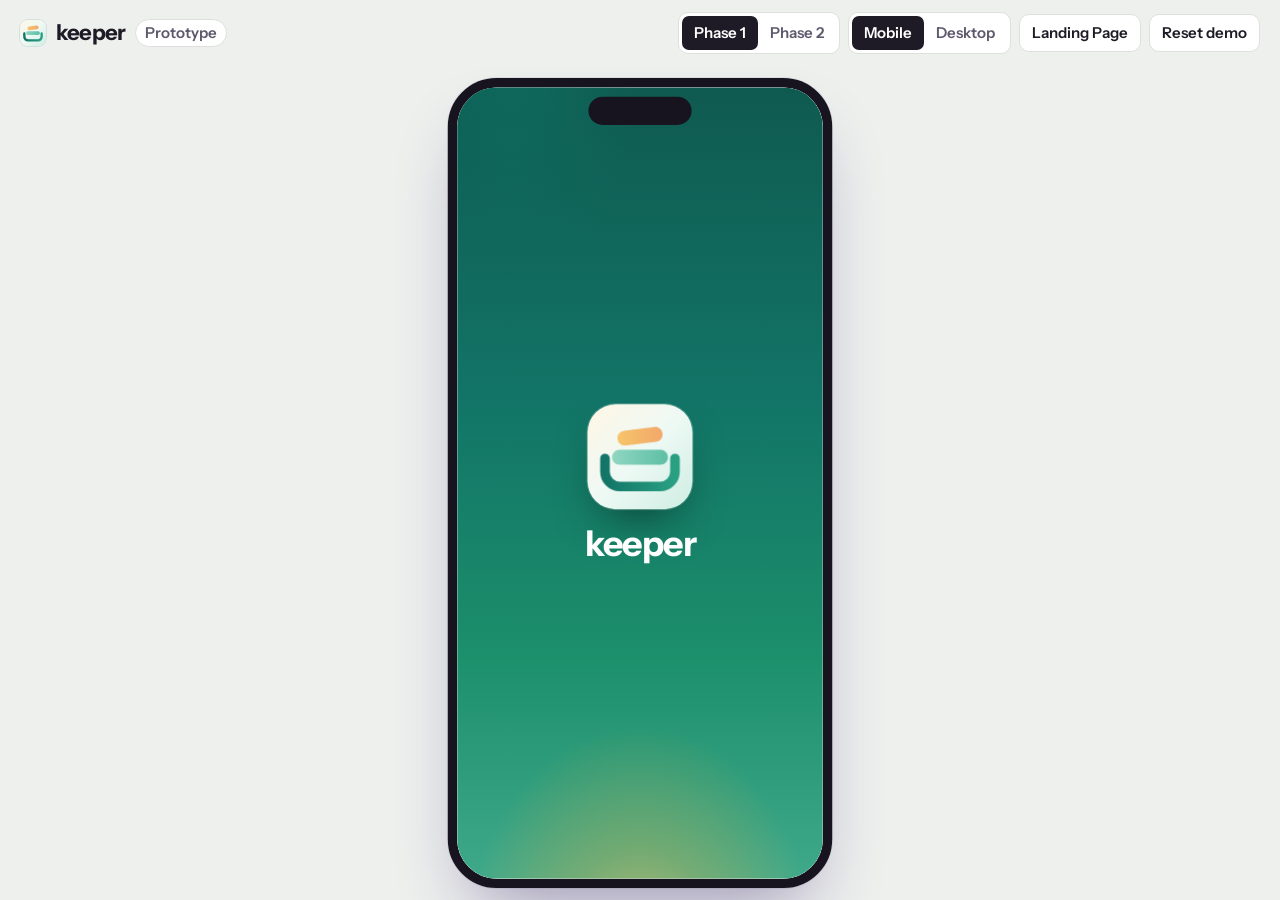
<file: index.html>
<!doctype html>
<html lang="en">
<head>
<meta charset="utf-8">
<meta name="viewport" content="width=device-width, initial-scale=1, viewport-fit=cover">
<title>Keeper · Prototype</title>
<meta name="description" content="Keeper catches commitments from email, Slack, texts and calls and turns them into one to-do list. Clickable prototype.">
<link rel="preconnect" href="https://fonts.googleapis.com">
<link rel="preconnect" href="https://fonts.gstatic.com" crossorigin>
<link rel="stylesheet" href="https://fonts.googleapis.com/css2?family=Instrument+Sans:wght@400;500;600;700&family=Instrument+Serif:ital@0;1&display=swap">
<link rel="icon" type="image/svg+xml" href="keeper-logo.svg">
<link rel="stylesheet" href="styles.css?v=20261028d">
</head>
<body>
  <header class="shell-bar">
    <div class="shell-brand"><span class="logo-mark" aria-hidden="true"></span><span class="wordmark">keeper</span><span class="proto-pill">Prototype</span></div>
    <div class="shell-ctrls">
      <div class="seg seg-scope" role="group" aria-label="Scope (coming soon)">
      <button type="button" data-action="scope" data-scope="mvp" aria-pressed="true">Phase 1</button>
      <button type="button" data-action="scope" data-scope="vision" aria-pressed="false">Phase 2</button>
      </div>
      <div class="seg seg-view" role="group" aria-label="View">
        <button type="button" data-action="mode" data-mode="mobile" aria-pressed="true">Mobile</button>
        <button type="button" data-action="mode" data-mode="desktop" aria-pressed="false">Desktop</button>
      </div>
      <a class="shell-btn" href="landing.html">Landing Page</a>
      <button type="button" class="shell-btn" data-action="reset">Reset demo</button>
    </div>
  </header>

  <main class="stage" id="stage">
    <div class="device" id="device">
      <div class="device-notch" aria-hidden="true"></div>
      <div class="app" id="app"></div>
    </div>
  </main>

  <div class="about" id="about" hidden>
    <div class="about-card" role="dialog" aria-modal="true" aria-labelledby="aboutTitle">
      <h2 id="aboutTitle">About this prototype</h2>
      <p>Keeper is a visual prototype. Data is sample data for Maya, an independent brand strategist, and your changes are saved only in this browser.</p>
      <table class="about-table">
        <thead><tr><th>Feature</th><th>In this prototype</th><th>Real product</th></tr></thead>
        <tbody>
          <tr><td>Channel connections</td><td>Simulated permission screens</td><td>Gmail needs Google's paid security assessment; Outlook and Slack need app review</td></tr>
          <tr><td>Business texts number</td><td>Visual only</td><td>Feasible via a provider like Twilio: about $1–2/month per number plus per-message fees and carrier registration</td></tr>
          <tr><td>Zoom &amp; Google Meet capture</td><td>Visual only</td><td>Needs paid Zoom / Workspace plans or a paid meeting-bot service</td></tr>
          <tr><td>Live incoming tasks</td><td>Simulated on a timer</td><td>Needs a backend and AI processing per message</td></tr>
          <tr><td>Natural-language input &amp; filter</td><td>Rule-based parsing</td><td>An LLM API (small per-use cost)</td></tr>
          <tr><td>Voice entry &amp; spoken replies</td><td>Real: browser speech recognition and the device’s own voices (pick one under Channels → Assistant voice)</td><td>Works in Chrome, Edge and Safari; not Firefox. Truly human-sounding voices need a paid voice service (e.g. OpenAI or ElevenLabs, roughly $0.01–0.03 per reply)</td></tr>
          <tr><td>Link to the original message</td><td>Mock preview; “Open in…” goes to the app’s home page</td><td>Gmail, Outlook and Slack give each message its own link, so the button opens that exact message. Business texts and call transcripts are stored by Keeper, so they open inside Keeper. iMessage can’t be linked into: Apple offers no way to read or open a specific message</td></tr>
          <tr><td>List, drag &amp; drop, due dates</td><td>Fully working</td><td>—</td></tr>
        </tbody>
      </table>
      <button type="button" class="btn-primary" data-action="about-close">Got it</button>
    </div>
  </div>

  <div class="toast-wrap" id="toasts" aria-live="polite"></div>

  <script src="data.js?v=20261028d"></script>
  <script src="app.js?v=20261028d"></script>
</body>
</html>
</file>
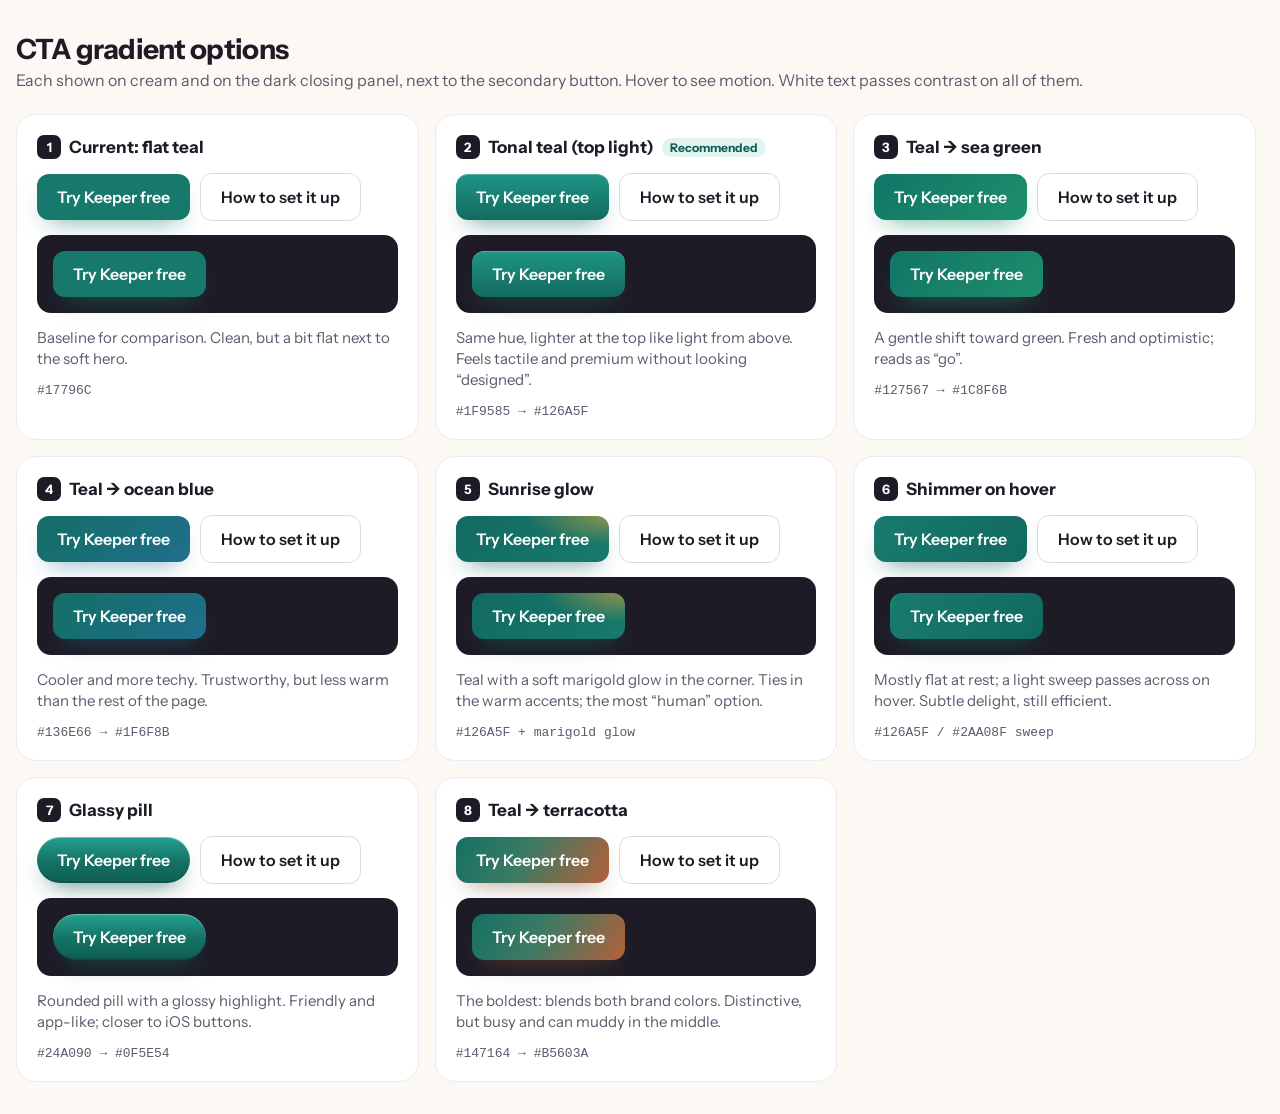
<file: cta-gradients.html>
<!doctype html>
<html lang="en">
<head>
<meta charset="utf-8">
<meta name="viewport" content="width=device-width, initial-scale=1">
<title>CTA gradient options</title>
<link rel="stylesheet" href="https://fonts.googleapis.com/css2?family=Instrument+Sans:wght@400;600;700&display=swap">
<style>
  :root{--ink:#1E1B26;--ink-2:#5F596D;--line:#ECE9F1;--cream:#FCF8F3}
  *{box-sizing:border-box}
  body{margin:0;padding:32px 16px;background:var(--cream);font-family:"Instrument Sans",system-ui,sans-serif;color:var(--ink)}
  h1{margin:0 0 4px;font-size:28px;letter-spacing:-.02em}
  p.sub{margin:0 0 24px;color:var(--ink-2);font-size:16px}
  .grid{display:grid;grid-template-columns:repeat(auto-fill,minmax(300px,1fr));gap:16px;max-width:1240px}
  .opt{background:#fff;border:1px solid var(--line);border-radius:20px;padding:20px;display:flex;flex-direction:column;gap:14px}
  .opt h2{margin:0;font-size:17px;display:flex;align-items:center;gap:8px}
  .num{display:inline-grid;place-items:center;width:24px;height:24px;border-radius:7px;background:var(--ink);color:#fff;font-size:13px}
  .opt p{margin:0;color:var(--ink-2);font-size:15px;line-height:1.4}
  .row{display:flex;gap:10px;flex-wrap:wrap;align-items:center}
  .on-dark{background:#1E1B26;border-radius:14px;padding:16px}
  .btn{display:inline-flex;align-items:center;justify-content:center;border-radius:12px;padding:13px 20px;font-weight:600;font-size:16px;color:#fff;border:0;text-decoration:none;cursor:pointer;transition:transform .15s,filter .15s,background-position .5s}
  .btn:hover{transform:translateY(-1px);filter:saturate(1.08) brightness(1.03)}
  .ghost{background:#fff;color:var(--ink);border:1px solid #DDD8E5}
  .codes{font-size:13px;color:var(--ink-2);font-family:ui-monospace,Menlo,monospace}
  .tag{font-size:12px;font-weight:700;color:#0F5E54;background:#E2F4F1;border-radius:999px;padding:2px 8px}

  /* 1 current flat */
  .g0{background:#17796C;box-shadow:0 12px 24px -12px rgba(23,121,108,.65)}
  /* 2 tonal teal: deep to bright, top-light */
  .g1{background:linear-gradient(180deg,#1F9585 0%,#126A5F 100%);box-shadow:inset 0 1px 0 rgba(255,255,255,.22),0 12px 24px -12px rgba(18,106,95,.7)}
  /* 3 teal to sea green */
  .g2{background:linear-gradient(135deg,#127567 0%,#1C8F6B 100%);box-shadow:0 12px 24px -12px rgba(28,143,107,.7)}
  /* 4 teal to ocean blue */
  .g3{background:linear-gradient(135deg,#136E66 0%,#1F6F8B 100%);box-shadow:0 12px 24px -12px rgba(31,111,139,.6)}
  /* 5 sunrise: teal with a warm marigold glow edge */
  .g4{background:radial-gradient(120% 140% at 100% 0%,rgba(233,169,58,.55) 0%,rgba(233,169,58,0) 45%),linear-gradient(135deg,#126A5F,#17796C);box-shadow:0 12px 24px -12px rgba(18,106,95,.7)}
  /* 6 animated shimmer on hover */
  .g5{background:linear-gradient(110deg,#126A5F 0%,#17796C 40%,#2AA08F 50%,#17796C 60%,#126A5F 100%);background-size:250% 100%;background-position:100% 0;box-shadow:0 12px 24px -12px rgba(18,106,95,.7)}
  .g5:hover{background-position:0 0}
  /* 7 glassy pill */
  .g6{border-radius:999px;background:linear-gradient(180deg,#24A090 0%,#147164 55%,#0F5E54 100%);box-shadow:inset 0 1px 0 rgba(255,255,255,.35),inset 0 -2px 0 rgba(0,0,0,.12),0 12px 24px -12px rgba(15,94,84,.8)}
  /* 8 teal to terracotta (bold) */
  .g7{background:linear-gradient(120deg,#147164 0%,#3D7A63 45%,#B5603A 100%);box-shadow:0 12px 24px -12px rgba(120,80,50,.6)}
</style>
</head>
<body>
<h1>CTA gradient options</h1>
<p class="sub">Each shown on cream and on the dark closing panel, next to the secondary button. Hover to see motion. White text passes contrast on all of them.</p>
<div class="grid" id="g"></div>
<script>
  const O = [
    ['g0','Current: flat teal','Baseline for comparison. Clean, but a bit flat next to the soft hero.','#17796C'],
    ['g1','Tonal teal (top light)','Same hue, lighter at the top like light from above. Feels tactile and premium without looking “designed”.','#1F9585 → #126A5F','Recommended'],
    ['g2','Teal → sea green','A gentle shift toward green. Fresh and optimistic; reads as “go”.','#127567 → #1C8F6B'],
    ['g3','Teal → ocean blue','Cooler and more techy. Trustworthy, but less warm than the rest of the page.','#136E66 → #1F6F8B'],
    ['g4','Sunrise glow','Teal with a soft marigold glow in the corner. Ties in the warm accents; the most “human” option.','#126A5F + marigold glow'],
    ['g5','Shimmer on hover','Mostly flat at rest; a light sweep passes across on hover. Subtle delight, still efficient.','#126A5F / #2AA08F sweep'],
    ['g6','Glassy pill','Rounded pill with a glossy highlight. Friendly and app-like; closer to iOS buttons.','#24A090 → #0F5E54'],
    ['g7','Teal → terracotta','The boldest: blends both brand colors. Distinctive, but busy and can muddy in the middle.','#147164 → #B5603A']
  ];
  document.getElementById('g').innerHTML = O.map(([c,n,d,codes,tag],i) => `
    <section class="opt">
      <h2><span class="num">${i+1}</span>${n}${tag ? ` <span class="tag">${tag}</span>` : ''}</h2>
      <div class="row"><a class="btn ${c}" href="#">Try Keeper free</a><a class="btn ghost" href="#">How to set it up</a></div>
      <div class="row on-dark"><a class="btn ${c}" href="#">Try Keeper free</a></div>
      <p>${d}</p>
      <span class="codes">${codes}</span>
    </section>`).join('');
</script>
</body>
</html>
</file>
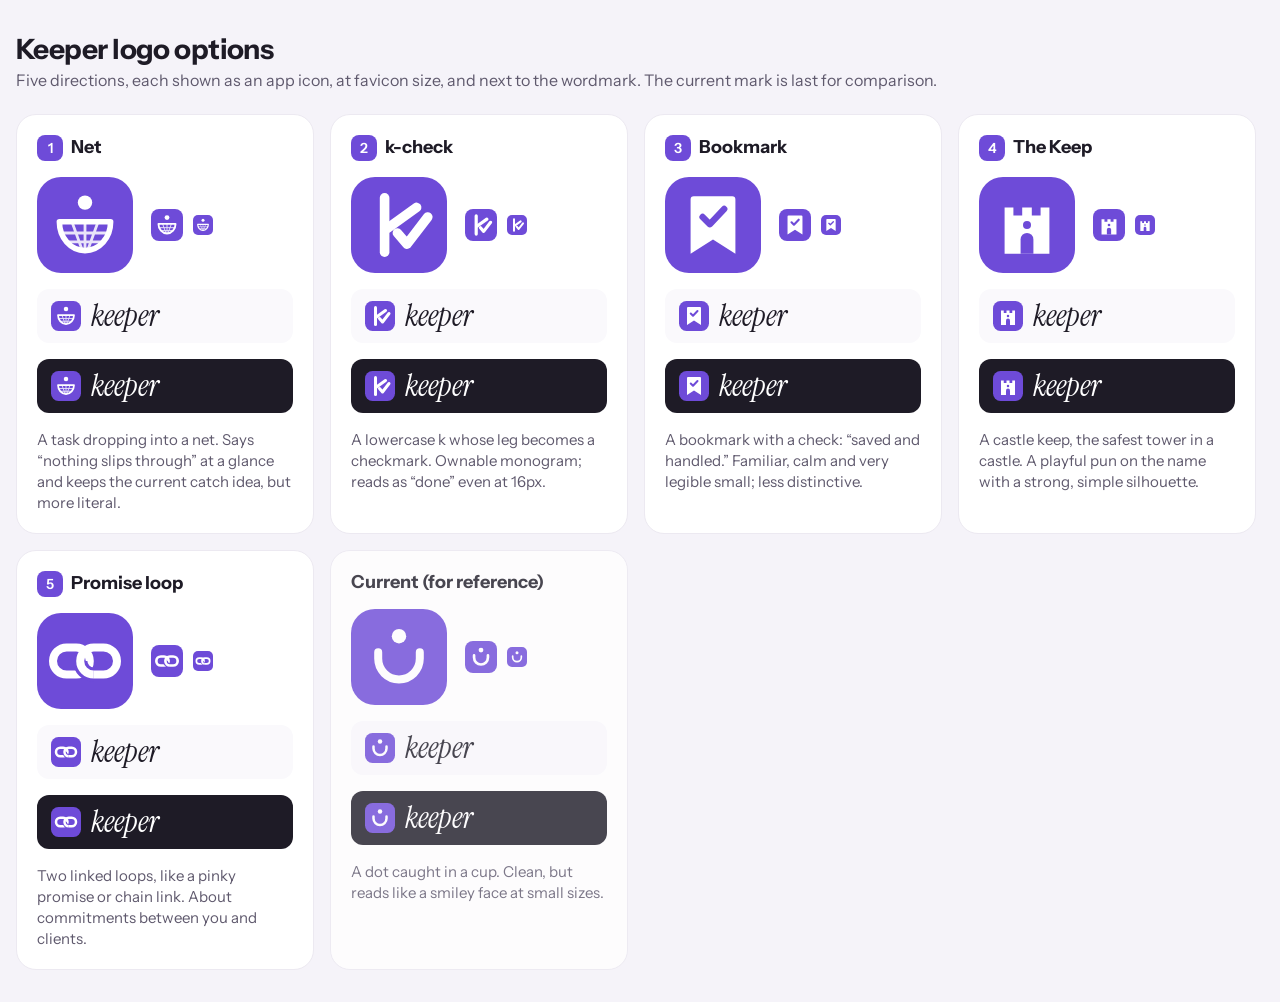
<file: logos.html>
<!doctype html>
<html lang="en">
<head>
<meta charset="utf-8">
<meta name="viewport" content="width=device-width, initial-scale=1">
<title>Keeper logo options</title>
<link rel="stylesheet" href="https://fonts.googleapis.com/css2?family=Instrument+Sans:wght@400;600&family=Instrument+Serif:ital@0;1&display=swap">
<style>
  :root{--brand:#6E4BD8;--ink:#1E1B26;--ink-2:#5F596D;--line:#ECE9F1}
  *{box-sizing:border-box}
  body{margin:0;background:#F5F3F9;font-family:"Instrument Sans",system-ui,sans-serif;color:var(--ink);padding:32px 16px}
  h1{margin:0 0 4px;font-size:28px;letter-spacing:-.02em}
  p.sub{margin:0 0 24px;color:var(--ink-2);font-size:16px}
  .grid{display:grid;grid-template-columns:repeat(auto-fill,minmax(280px,1fr));gap:16px;max-width:1240px}
  .opt{background:#fff;border:1px solid var(--line);border-radius:20px;padding:20px;display:flex;flex-direction:column;gap:16px}
  .opt h2{margin:0;font-size:18px}
  .opt p{margin:0;color:var(--ink-2);font-size:15px;line-height:1.4}
  .row{display:flex;align-items:center;gap:18px}
  .tile{width:96px;height:96px;flex:none}
  .small{display:flex;gap:10px;align-items:center}
  .small svg{width:32px;height:32px}
  .small .tiny{width:20px;height:20px}
  .lockup{display:flex;align-items:center;gap:10px;padding:12px 14px;border-radius:12px;background:#FAF9FC}
  .lockup svg{width:30px;height:30px}
  .lockup span{font-family:"Instrument Serif",Georgia,serif;font-style:italic;font-size:30px;line-height:1}
  .dark{background:#1E1B26;color:#fff}
  .num{display:inline-grid;place-items:center;width:26px;height:26px;border-radius:8px;background:var(--brand);color:#fff;font-size:14px;font-weight:600;margin-right:8px}
  .cur{opacity:.8}
</style>
</head>
<body>
<h1>Keeper logo options</h1>
<p class="sub">Five directions, each shown as an app icon, at favicon size, and next to the wordmark. The current mark is last for comparison.</p>

<svg width="0" height="0" style="position:absolute">
  <defs>
    <!-- 1 Net -->
    <symbol id="l1" viewBox="0 0 120 120">
      <rect width="120" height="120" rx="30" fill="#6E4BD8"/>
      <circle cx="60" cy="32" r="9" fill="#fff"/>
      <path d="M28 56h64c0 20-14 36-32 36S28 76 28 56z" fill="none" stroke="#fff" stroke-width="7" stroke-linejoin="round"/>
      <path d="M44 57l12 33M60 57v35M76 57l-12 33M33 70h54M40 81h40" stroke="#fff" stroke-width="3.5" stroke-linecap="round" opacity=".85"/>
    </symbol>
    <!-- 2 k + check -->
    <symbol id="l2" viewBox="0 0 120 120">
      <rect width="120" height="120" rx="30" fill="#6E4BD8"/>
      <path d="M42 26v68" stroke="#fff" stroke-width="12" stroke-linecap="round"/>
      <path d="M82 38L46 64" stroke="#fff" stroke-width="12" stroke-linecap="round"/>
      <path d="M58 70l12 14 26-34" fill="none" stroke="#fff" stroke-width="12" stroke-linecap="round" stroke-linejoin="round"/>
    </symbol>
    <!-- 3 Bookmark with check -->
    <symbol id="l3" viewBox="0 0 120 120">
      <rect width="120" height="120" rx="30" fill="#6E4BD8"/>
      <path d="M36 24h48a4 4 0 0 1 4 4v68l-28-18-28 18V28a4 4 0 0 1 4-4z" fill="#fff"/>
      <path d="M47 50l9 9 18-19" fill="none" stroke="#6E4BD8" stroke-width="8" stroke-linecap="round" stroke-linejoin="round"/>
    </symbol>
    <!-- 4 Castle keep -->
    <symbol id="l4" viewBox="0 0 120 120">
      <rect width="120" height="120" rx="30" fill="#6E4BD8"/>
      <path d="M32 96V38h11v10h11V38h12v10h11V38h11v58z" fill="#fff"/>
      <path d="M52 96V78a8 8 0 0 1 16 0v18z" fill="#6E4BD8"/>
      <circle cx="60" cy="60" r="5" fill="#6E4BD8"/>
    </symbol>
    <!-- 5 Promise loop -->
    <symbol id="l5" viewBox="0 0 120 120">
      <rect width="120" height="120" rx="30" fill="#6E4BD8"/>
      <rect x="54" y="43" width="46" height="34" rx="17" fill="none" stroke="#fff" stroke-width="10"/>
      <rect x="20" y="43" width="46" height="34" rx="17" fill="none" stroke="#fff" stroke-width="10"/>
      <path d="M54 60a17 17 0 0 0 17 17" fill="none" stroke="#6E4BD8" stroke-width="18"/>
      <path d="M54 60a17 17 0 0 0 17 17" fill="none" stroke="#fff" stroke-width="10"/>
    </symbol>
    <!-- current -->
    <symbol id="l0" viewBox="0 0 120 120">
      <rect width="120" height="120" rx="30" fill="#6E4BD8"/>
      <circle cx="60" cy="34" r="9" fill="#fff"/>
      <path d="M34 54v8a26 26 0 0 0 52 0v-8" fill="none" stroke="#fff" stroke-width="10" stroke-linecap="round"/>
    </symbol>
  </defs>
</svg>

<div class="grid" id="grid"></div>

<script>
  const OPTS = [
    ['l1', 'Net', 'A task dropping into a net. Says “nothing slips through” at a glance and keeps the current catch idea, but more literal.'],
    ['l2', 'k-check', 'A lowercase k whose leg becomes a checkmark. Ownable monogram; reads as “done” even at 16px.'],
    ['l3', 'Bookmark', 'A bookmark with a check: “saved and handled.” Familiar, calm and very legible small; less distinctive.'],
    ['l4', 'The Keep', 'A castle keep, the safest tower in a castle. A playful pun on the name with a strong, simple silhouette.'],
    ['l5', 'Promise loop', 'Two linked loops, like a pinky promise or chain link. About commitments between you and clients.'],
    ['l0', 'Current (for reference)', 'A dot caught in a cup. Clean, but reads like a smiley face at small sizes.']
  ];
  const use = (id, cls) => `<svg class="${cls || ''}" viewBox="0 0 120 120"><use href="#${id}"/></svg>`;
  document.getElementById('grid').innerHTML = OPTS.map(([id, name, why], i) => `
    <section class="opt ${id === 'l0' ? 'cur' : ''}">
      <h2>${id === 'l0' ? '' : `<span class="num">${i + 1}</span>`}${name}</h2>
      <div class="row">${use(id, 'tile')}<div class="small">${use(id)}${use(id, 'tiny')}</div></div>
      <div class="lockup">${use(id)}<span>keeper</span></div>
      <div class="lockup dark">${use(id)}<span>keeper</span></div>
      <p>${why}</p>
    </section>`).join('');
</script>
</body>
</html>
</file>
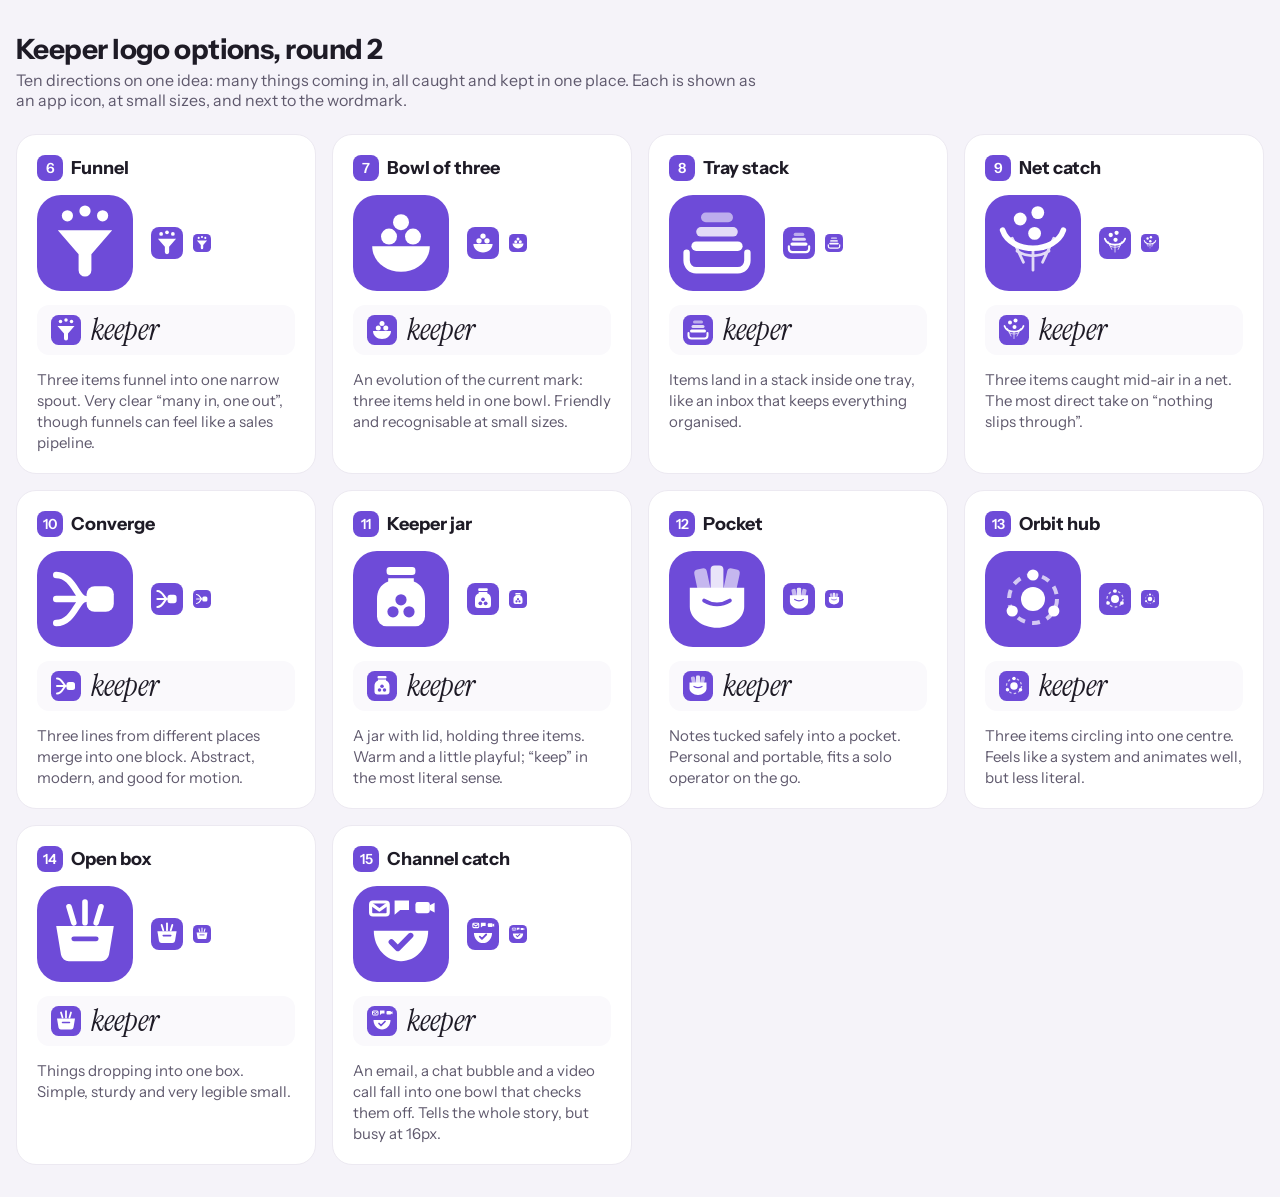
<file: logos2.html>
<!doctype html>
<html lang="en">
<head>
<meta charset="utf-8">
<meta name="viewport" content="width=device-width, initial-scale=1">
<title>Keeper logo options, round 2</title>
<link rel="stylesheet" href="https://fonts.googleapis.com/css2?family=Instrument+Sans:wght@400;600&family=Instrument+Serif:ital@0;1&display=swap">
<style>
  :root{--brand:#6E4BD8;--ink:#1E1B26;--ink-2:#5F596D;--line:#ECE9F1}
  *{box-sizing:border-box}
  body{margin:0;background:#F5F3F9;font-family:"Instrument Sans",system-ui,sans-serif;color:var(--ink);padding:32px 16px}
  h1{margin:0 0 4px;font-size:28px;letter-spacing:-.02em}
  p.sub{margin:0 0 24px;color:var(--ink-2);font-size:16px;max-width:760px}
  .grid{display:grid;grid-template-columns:repeat(auto-fill,minmax(260px,1fr));gap:16px;max-width:1400px}
  .opt{background:#fff;border:1px solid var(--line);border-radius:20px;padding:20px;display:flex;flex-direction:column;gap:14px}
  .opt h2{margin:0;font-size:18px;display:flex;align-items:center}
  .opt p{margin:0;color:var(--ink-2);font-size:15px;line-height:1.4}
  .row{display:flex;align-items:center;gap:18px}
  .tile{width:96px;height:96px;flex:none}
  .small{display:flex;gap:10px;align-items:center}
  .small svg{width:32px;height:32px}
  .small .tiny{width:18px;height:18px}
  .lockup{display:flex;align-items:center;gap:10px;padding:10px 14px;border-radius:12px;background:#FAF9FC}
  .lockup svg{width:30px;height:30px}
  .lockup span{font-family:"Instrument Serif",Georgia,serif;font-style:italic;font-size:30px;line-height:1}
  .num{display:inline-grid;place-items:center;width:26px;height:26px;border-radius:8px;background:var(--brand);color:#fff;font-size:14px;font-weight:600;margin-right:8px}
</style>
</head>
<body>
<h1>Keeper logo options, round 2</h1>
<p class="sub">Ten directions on one idea: many things coming in, all caught and kept in one place. Each is shown as an app icon, at small sizes, and next to the wordmark.</p>

<svg width="0" height="0" style="position:absolute" aria-hidden="true">
  <defs>
    <!-- 6 Funnel -->
    <symbol id="m1" viewBox="0 0 120 120">
      <rect width="120" height="120" rx="30" fill="#6E4BD8"/>
      <circle cx="38" cy="26" r="7" fill="#fff"/><circle cx="60" cy="20" r="7" fill="#fff"/><circle cx="82" cy="26" r="7" fill="#fff"/>
      <path d="M26 44h68L68 74v20a8 8 0 0 1-16 0V74z" fill="#fff"/>
    </symbol>
    <!-- 7 Bowl of three -->
    <symbol id="m2" viewBox="0 0 120 120">
      <rect width="120" height="120" rx="30" fill="#6E4BD8"/>
      <circle cx="45" cy="52" r="10" fill="#fff"/><circle cx="75" cy="52" r="10" fill="#fff"/><circle cx="60" cy="34" r="10" fill="#fff"/>
      <path d="M24 64h72c0 18-16 32-36 32S24 82 24 64z" fill="#fff"/>
    </symbol>
    <!-- 8 Tray stack -->
    <symbol id="m3" viewBox="0 0 120 120">
      <rect width="120" height="120" rx="30" fill="#6E4BD8"/>
      <rect x="40" y="22" width="40" height="12" rx="6" fill="#fff" opacity=".55"/>
      <rect x="34" y="40" width="52" height="12" rx="6" fill="#fff" opacity=".8"/>
      <rect x="28" y="58" width="64" height="12" rx="6" fill="#fff"/>
      <path d="M22 72v10a12 12 0 0 0 12 12h52a12 12 0 0 0 12-12V72" fill="none" stroke="#fff" stroke-width="8" stroke-linecap="round"/>
    </symbol>
    <!-- 9 Net catch -->
    <symbol id="m4" viewBox="0 0 120 120">
      <rect width="120" height="120" rx="30" fill="#6E4BD8"/>
      <path d="M22 44c10 30 66 30 76 0" fill="none" stroke="#fff" stroke-width="7" stroke-linecap="round"/>
      <path d="M34 54l14 30M60 66v28M86 54L72 84M40 70c12 8 28 8 40 0" stroke="#fff" stroke-width="3.5" stroke-linecap="round" opacity=".8" fill="none"/>
      <circle cx="44" cy="30" r="8" fill="#fff"/><circle cx="66" cy="22" r="8" fill="#fff"/><circle cx="62" cy="48" r="8" fill="#fff"/>
    </symbol>
    <!-- 10 Converge -->
    <symbol id="m5" viewBox="0 0 120 120">
      <rect width="120" height="120" rx="30" fill="#6E4BD8"/>
      <path d="M24 30c22 0 26 30 36 30M24 60h36M24 90c22 0 26-30 36-30" fill="none" stroke="#fff" stroke-width="8" stroke-linecap="round"/>
      <rect x="62" y="44" width="34" height="32" rx="10" fill="#fff"/>
    </symbol>
    <!-- 11 Jar -->
    <symbol id="m6" viewBox="0 0 120 120">
      <rect width="120" height="120" rx="30" fill="#6E4BD8"/>
      <rect x="42" y="20" width="36" height="10" rx="4" fill="#fff"/>
      <path d="M44 34h32v4c10 4 14 12 14 22v22a12 12 0 0 1-12 12H42a12 12 0 0 1-12-12V60c0-10 4-18 14-22z" fill="#fff"/>
      <circle cx="50" cy="76" r="7" fill="#6E4BD8"/><circle cx="70" cy="76" r="7" fill="#6E4BD8"/><circle cx="60" cy="61" r="7" fill="#6E4BD8"/>
    </symbol>
    <!-- 12 Pocket -->
    <symbol id="m7" viewBox="0 0 120 120">
      <rect width="120" height="120" rx="30" fill="#6E4BD8"/>
      <rect x="34" y="22" width="16" height="34" rx="5" fill="#fff" opacity=".6" transform="rotate(-12 42 39)"/>
      <rect x="52" y="18" width="16" height="38" rx="5" fill="#fff" opacity=".85"/>
      <rect x="70" y="22" width="16" height="34" rx="5" fill="#fff" opacity=".6" transform="rotate(12 78 39)"/>
      <path d="M26 46h68v24c0 14-16 26-34 26S26 84 26 70z" fill="#fff"/>
      <path d="M44 62c10 6 22 6 32 0" fill="none" stroke="#6E4BD8" stroke-width="5" stroke-linecap="round"/>
    </symbol>
    <!-- 13 Orbit hub -->
    <symbol id="m8" viewBox="0 0 120 120">
      <rect width="120" height="120" rx="30" fill="#6E4BD8"/>
      <circle cx="60" cy="60" r="30" fill="none" stroke="#fff" stroke-width="5" stroke-dasharray="10 9" opacity=".7"/>
      <circle cx="60" cy="60" r="15" fill="#fff"/>
      <circle cx="60" cy="30" r="7" fill="#fff"/><circle cx="86" cy="75" r="7" fill="#fff"/><circle cx="34" cy="75" r="7" fill="#fff"/>
    </symbol>
    <!-- 14 Open box -->
    <symbol id="m9" viewBox="0 0 120 120">
      <rect width="120" height="120" rx="30" fill="#6E4BD8"/>
      <path d="M46 46l-6-20M60 46V20M74 46l6-20" stroke="#fff" stroke-width="7" stroke-linecap="round"/>
      <path d="M24 50h72l-6 36a10 10 0 0 1-10 8H40a10 10 0 0 1-10-8z" fill="#fff"/>
      <path d="M46 66h28" stroke="#6E4BD8" stroke-width="6" stroke-linecap="round"/>
    </symbol>
    <!-- 15 Channel catch -->
    <symbol id="m10" viewBox="0 0 120 120">
      <rect width="120" height="120" rx="30" fill="#6E4BD8"/>
      <rect x="22" y="20" width="22" height="16" rx="3" fill="none" stroke="#fff" stroke-width="4"/><path d="M22 22l11 8 11-8" fill="none" stroke="#fff" stroke-width="4" stroke-linejoin="round"/>
      <path d="M52 18h18v12H59l-7 6z" fill="#fff"/>
      <rect x="78" y="20" width="18" height="14" rx="3" fill="#fff"/><path d="M96 24l6-3v12l-6-3z" fill="#fff"/>
      <path d="M26 56h68c0 22-16 38-34 38S26 78 26 56z" fill="#fff"/>
      <path d="M48 70l8 8 16-16" fill="none" stroke="#6E4BD8" stroke-width="7" stroke-linecap="round" stroke-linejoin="round"/>
    </symbol>
  </defs>
</svg>

<div class="grid" id="grid"></div>

<script>
  const OPTS = [
    ['m1', 'Funnel', 'Three items funnel into one narrow spout. Very clear “many in, one out”, though funnels can feel like a sales pipeline.'],
    ['m2', 'Bowl of three', 'An evolution of the current mark: three items held in one bowl. Friendly and recognisable at small sizes.'],
    ['m3', 'Tray stack', 'Items land in a stack inside one tray, like an inbox that keeps everything organised.'],
    ['m4', 'Net catch', 'Three items caught mid-air in a net. The most direct take on “nothing slips through”.'],
    ['m5', 'Converge', 'Three lines from different places merge into one block. Abstract, modern, and good for motion.'],
    ['m6', 'Keeper jar', 'A jar with lid, holding three items. Warm and a little playful; “keep” in the most literal sense.'],
    ['m7', 'Pocket', 'Notes tucked safely into a pocket. Personal and portable, fits a solo operator on the go.'],
    ['m8', 'Orbit hub', 'Three items circling into one centre. Feels like a system and animates well, but less literal.'],
    ['m9', 'Open box', 'Things dropping into one box. Simple, sturdy and very legible small.'],
    ['m10', 'Channel catch', 'An email, a chat bubble and a video call fall into one bowl that checks them off. Tells the whole story, but busy at 16px.']
  ];
  const use = (id, cls) => `<svg class="${cls || ''}" viewBox="0 0 120 120" role="img" aria-label="Logo option"><use href="#${id}"/></svg>`;
  document.getElementById('grid').innerHTML = OPTS.map(([id, name, why], i) => `
    <section class="opt">
      <h2><span class="num">${i + 6}</span>${name}</h2>
      <div class="row">${use(id, 'tile')}<div class="small">${use(id)}${use(id, 'tiny')}</div></div>
      <div class="lockup">${use(id)}<span>keeper</span></div>
      <p>${why}</p>
    </section>`).join('');
</script>
</body>
</html>
</file>
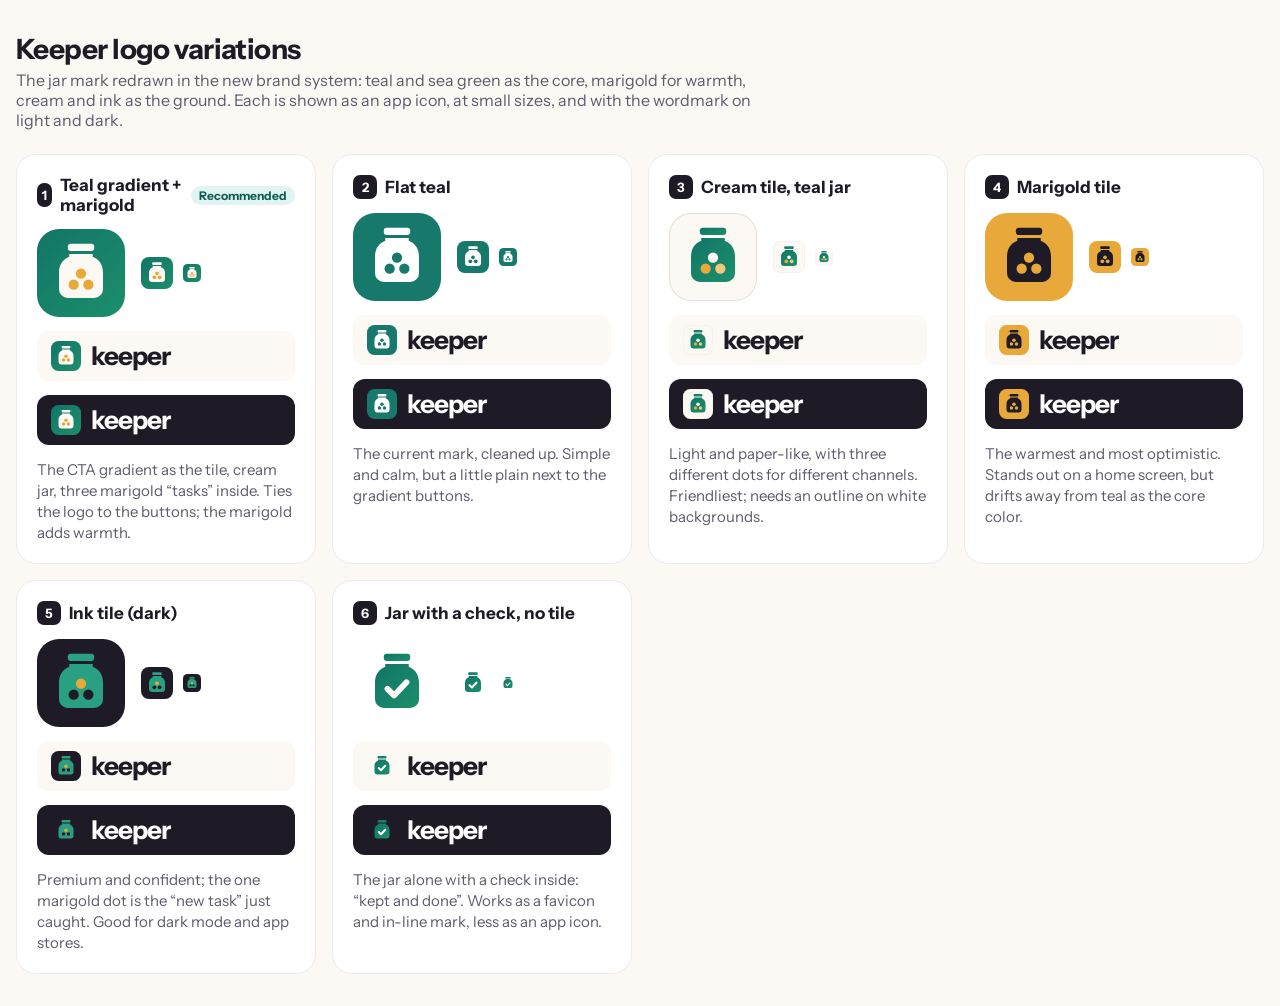
<file: logos3.html>
<!doctype html>
<html lang="en">
<head>
<meta charset="utf-8">
<meta name="viewport" content="width=device-width, initial-scale=1">
<title>Keeper logo variations</title>
<link rel="stylesheet" href="https://fonts.googleapis.com/css2?family=Instrument+Sans:wght@400;600;700&display=swap">
<style>
  :root{--ink:#1E1B26;--ink-2:#5F596D;--line:#ECE9F1;--cream:#FCF8F3;--teal:#17796C;--sea:#1C8F6B;--tc:#BC4E2B;--mari:#E9A93A}
  *{box-sizing:border-box}
  body{margin:0;padding:32px 16px;background:var(--cream);font-family:"Instrument Sans",system-ui,sans-serif;color:var(--ink)}
  h1{margin:0 0 4px;font-size:28px;letter-spacing:-.02em}
  p.sub{margin:0 0 24px;color:var(--ink-2);font-size:16px;max-width:760px}
  .grid{display:grid;grid-template-columns:repeat(auto-fill,minmax(280px,1fr));gap:16px;max-width:1320px}
  .opt{background:#fff;border:1px solid var(--line);border-radius:20px;padding:20px;display:flex;flex-direction:column;gap:14px}
  .opt h2{margin:0;font-size:17px;display:flex;align-items:center;gap:8px}
  .num{display:inline-grid;place-items:center;width:24px;height:24px;border-radius:7px;background:var(--ink);color:#fff;font-size:13px}
  .tag{font-size:12px;font-weight:700;color:#0F5E54;background:#E2F4F1;border-radius:999px;padding:2px 8px}
  .opt p{margin:0;color:var(--ink-2);font-size:15px;line-height:1.4}
  .row{display:flex;align-items:center;gap:16px}
  .tile{width:88px;height:88px}
  .small{display:flex;gap:10px;align-items:center}.small svg{width:32px;height:32px}.small .tiny{width:18px;height:18px}
  .lockup{display:flex;align-items:center;gap:10px;padding:10px 14px;border-radius:12px;background:var(--cream)}
  .lockup svg{width:30px;height:30px}
  .lockup span{font-weight:700;font-size:26px;letter-spacing:-.035em;line-height:1}
  .lockup.dark{background:#1E1B26;color:#fff}
</style>
</head>
<body>
<h1>Keeper logo variations</h1>
<p class="sub">The jar mark redrawn in the new brand system: teal and sea green as the core, marigold for warmth, cream and ink as the ground. Each is shown as an app icon, at small sizes, and with the wordmark on light and dark.</p>
<svg width="0" height="0" style="position:absolute" aria-hidden="true">
  <defs>
    <linearGradient id="gTeal" x1="0" y1="0" x2="1" y2="1"><stop offset="0" stop-color="#127567"/><stop offset="1" stop-color="#1C8F6B"/></linearGradient>
    <symbol id="jar" viewBox="0 0 120 120"><rect x="42" y="20" width="36" height="10" rx="4"/><path d="M44 34h32v4c10 4 14 12 14 22v22a12 12 0 0 1-12 12H42a12 12 0 0 1-12-12V60c0-10 4-18 14-22z"/></symbol>
    <!-- 1 Teal gradient tile, cream jar, marigold dots -->
    <symbol id="v1" viewBox="0 0 120 120"><rect width="120" height="120" rx="30" fill="url(#gTeal)"/><g fill="#FCF8F3"><use href="#jar"/></g><g fill="#E9A93A"><circle cx="50" cy="76" r="7"/><circle cx="70" cy="76" r="7"/><circle cx="60" cy="61" r="7"/></g></symbol>
    <!-- 2 Flat teal tile, white jar, teal dots (current, refined) -->
    <symbol id="v2" viewBox="0 0 120 120"><rect width="120" height="120" rx="30" fill="#17796C"/><g fill="#fff"><use href="#jar"/></g><g fill="#17796C"><circle cx="50" cy="76" r="7"/><circle cx="70" cy="76" r="7"/><circle cx="60" cy="61" r="7"/></g></symbol>
    <!-- 3 Cream tile, teal jar, tri-color dots (one per channel family) -->
    <symbol id="v3" viewBox="0 0 120 120"><rect width="120" height="120" rx="30" fill="#FCF8F3"/><rect x=".75" y=".75" width="118.5" height="118.5" rx="29.5" fill="none" stroke="#E6E1D9" stroke-width="1.5"/><g fill="url(#gTeal)"><use href="#jar"/></g><circle cx="50" cy="76" r="7" fill="#E9A93A"/><circle cx="70" cy="76" r="7" fill="#F2C97C"/><circle cx="60" cy="61" r="7" fill="#FCF8F3"/></symbol>
    <!-- 4 Marigold tile, ink jar, cream dots: warmest -->
    <symbol id="v4" viewBox="0 0 120 120"><rect width="120" height="120" rx="30" fill="#E9A93A"/><g fill="#1E1B26"><use href="#jar"/></g><g fill="#E9A93A"><circle cx="50" cy="76" r="7"/><circle cx="70" cy="76" r="7"/><circle cx="60" cy="61" r="7"/></g></symbol>
    <!-- 5 Ink tile, sea-green jar, marigold dots: night mode -->
    <symbol id="v5" viewBox="0 0 120 120"><rect width="120" height="120" rx="30" fill="#1E1B26"/><g fill="#2AA083"><use href="#jar"/></g><g fill="#1E1B26"><circle cx="50" cy="76" r="7"/><circle cx="70" cy="76" r="7"/></g><circle cx="60" cy="61" r="7" fill="#E9A93A"/></symbol>
    <!-- 6 Tile-less: gradient jar with check in the middle (task done) -->
    <symbol id="v6" viewBox="0 0 120 120"><g fill="url(#gTeal)"><use href="#jar"/></g><path d="M47 68l9 9 17-18" fill="none" stroke="#FCF8F3" stroke-width="8" stroke-linecap="round" stroke-linejoin="round"/></symbol>
  </defs>
</svg>
<div class="grid" id="g"></div>
<script>
  const O=[
    ['v1','Teal gradient + marigold','The CTA gradient as the tile, cream jar, three marigold “tasks” inside. Ties the logo to the buttons; the marigold adds warmth.','Recommended'],
    ['v2','Flat teal','The current mark, cleaned up. Simple and calm, but a little plain next to the gradient buttons.'],
    ['v3','Cream tile, teal jar','Light and paper-like, with three different dots for different channels. Friendliest; needs an outline on white backgrounds.'],
    ['v4','Marigold tile','The warmest and most optimistic. Stands out on a home screen, but drifts away from teal as the core color.'],
    ['v5','Ink tile (dark)','Premium and confident; the one marigold dot is the “new task” just caught. Good for dark mode and app stores.'],
    ['v6','Jar with a check, no tile','The jar alone with a check inside: “kept and done”. Works as a favicon and in-line mark, less as an app icon.']
  ];
  const use=(id,c)=>`<svg class="${c||''}" viewBox="0 0 120 120"><use href="#${id}"/></svg>`;
  document.getElementById('g').innerHTML=O.map(([id,n,d,t],i)=>`<section class="opt">
    <h2><span class="num">${i+1}</span>${n}${t?` <span class="tag">${t}</span>`:''}</h2>
    <div class="row">${use(id,'tile')}<div class="small">${use(id)}${use(id,'tiny')}</div></div>
    <div class="lockup">${use(id)}<span>keeper</span></div>
    <div class="lockup dark">${use(id)}<span>keeper</span></div>
    <p>${d}</p></section>`).join('');
</script>
</body>
</html>
</file>
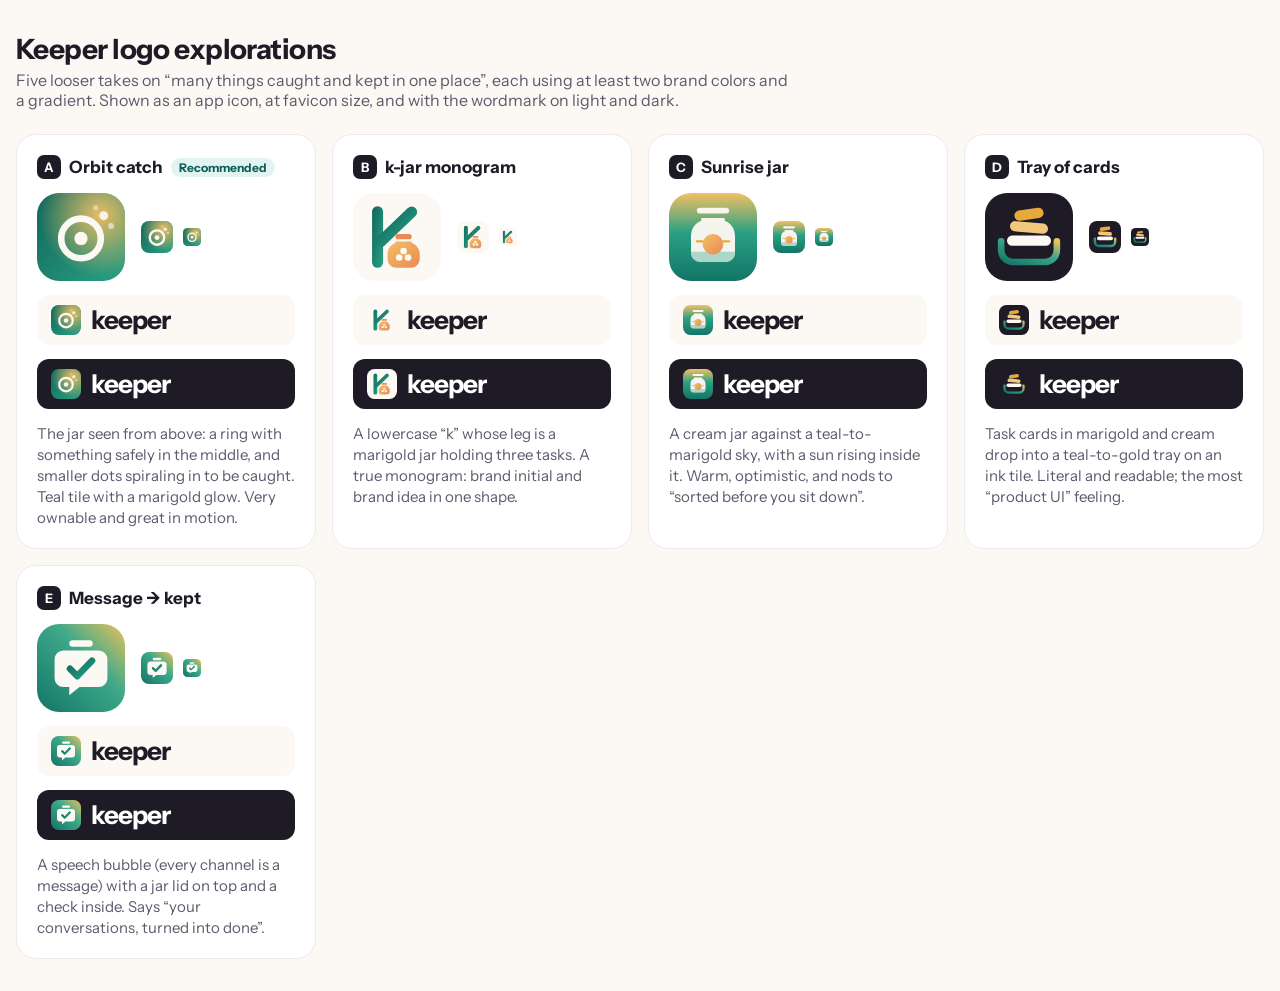
<file: logos4.html>
<!doctype html>
<html lang="en">
<head>
<meta charset="utf-8">
<meta name="viewport" content="width=device-width, initial-scale=1">
<title>Keeper logo explorations</title>
<link rel="stylesheet" href="https://fonts.googleapis.com/css2?family=Instrument+Sans:wght@400;600;700&display=swap">
<style>
  :root{--ink:#1E1B26;--ink-2:#5F596D;--line:#ECE9F1;--cream:#FCF8F3}
  *{box-sizing:border-box}
  body{margin:0;padding:32px 16px;background:var(--cream);font-family:"Instrument Sans",system-ui,sans-serif;color:var(--ink)}
  h1{margin:0 0 4px;font-size:28px;letter-spacing:-.02em}
  p.sub{margin:0 0 24px;color:var(--ink-2);font-size:16px;max-width:780px}
  .grid{display:grid;grid-template-columns:repeat(auto-fill,minmax(280px,1fr));gap:16px;max-width:1320px}
  .opt{background:#fff;border:1px solid var(--line);border-radius:20px;padding:20px;display:flex;flex-direction:column;gap:14px}
  .opt h2{margin:0;font-size:17px;display:flex;align-items:center;gap:8px}
  .num{display:inline-grid;place-items:center;width:24px;height:24px;border-radius:7px;background:var(--ink);color:#fff;font-size:13px}
  .tag{font-size:12px;font-weight:700;color:#0F5E54;background:#E2F4F1;border-radius:999px;padding:2px 8px}
  .opt p{margin:0;color:var(--ink-2);font-size:15px;line-height:1.4}
  .row{display:flex;align-items:center;gap:16px}
  .tile{width:88px;height:88px}
  .small{display:flex;gap:10px;align-items:center}.small svg{width:32px;height:32px}.small .tiny{width:18px;height:18px}
  .lockup{display:flex;align-items:center;gap:10px;padding:10px 14px;border-radius:12px;background:var(--cream)}
  .lockup svg{width:30px;height:30px}
  .lockup span{font-weight:700;font-size:26px;letter-spacing:-.035em;line-height:1}
  .lockup.dark{background:#1E1B26;color:#fff}
</style>
</head>
<body>
<h1>Keeper logo explorations</h1>
<p class="sub">Five looser takes on “many things caught and kept in one place”, each using at least two brand colors and a gradient. Shown as an app icon, at favicon size, and with the wordmark on light and dark.</p>
<svg width="0" height="0" style="position:absolute" aria-hidden="true">
  <defs>
    <linearGradient id="tealSea" x1="0" y1="0" x2="1" y2="1"><stop offset="0" stop-color="#0F665A"/><stop offset="1" stop-color="#2AA083"/></linearGradient>
    <linearGradient id="seaMari" x1="0" y1="1" x2="1" y2="0"><stop offset="0" stop-color="#127567"/><stop offset=".6" stop-color="#3FA98A"/><stop offset="1" stop-color="#E9C25A"/></linearGradient>
    <linearGradient id="mariPeach" x1="0" y1="0" x2="1" y2="1"><stop offset="0" stop-color="#F2C063"/><stop offset="1" stop-color="#E98A55"/></linearGradient>
    <linearGradient id="sunrise" x1="0" y1="1" x2="0" y2="0"><stop offset="0" stop-color="#127567"/><stop offset=".55" stop-color="#2AA083"/><stop offset="1" stop-color="#F2C063"/></linearGradient>
    <radialGradient id="glow" cx=".72" cy=".25" r=".7"><stop offset="0" stop-color="#F2C063" stop-opacity=".95"/><stop offset="1" stop-color="#F2C063" stop-opacity="0"/></radialGradient>

    <!-- A: Orbit catch. Three dots spiral into a gradient ring (the jar seen from above) -->
    <symbol id="a" viewBox="0 0 120 120">
      <rect width="120" height="120" rx="30" fill="url(#tealSea)"/>
      <rect width="120" height="120" rx="30" fill="url(#glow)"/>
      <circle cx="60" cy="62" r="27" fill="none" stroke="#FCF8F3" stroke-width="9"/>
      <circle cx="60" cy="62" r="9" fill="#FCF8F3"/>
      <circle cx="91" cy="31" r="6" fill="#FCF8F3" opacity=".9"/><circle cx="101" cy="45" r="4" fill="#FCF8F3" opacity=".6"/><circle cx="80" cy="20" r="3.5" fill="#FCF8F3" opacity=".45"/>
    </symbol>

    <!-- B: k-jar. A lowercase k whose bowl is a jar, gradient fill -->
    <symbol id="b" viewBox="0 0 120 120">
      <rect width="120" height="120" rx="30" fill="#FCF8F3"/>
      <rect x="26" y="18" width="15" height="84" rx="7.5" fill="url(#tealSea)"/>
      <path d="M38 66L80 26" stroke="url(#tealSea)" stroke-width="15" stroke-linecap="round"/>
      <rect x="58" y="56" width="22" height="7" rx="3.5" fill="#E98A55"/>
      <path d="M58 66h22v2c7 3 11 9 11 16v6a12 12 0 0 1-12 12H59a12 12 0 0 1-12-12v-6c0-7 4-13 11-16z" fill="url(#mariPeach)"/>
      <circle cx="63" cy="88" r="4.5" fill="#FCF8F3"/><circle cx="75" cy="88" r="4.5" fill="#FCF8F3"/><circle cx="69" cy="79" r="4.5" fill="#FCF8F3"/>
    </symbol>

    <!-- C: Sunrise jar. Jar silhouette cut out of a teal→marigold sky; the dots rise like a sun -->
    <symbol id="c" viewBox="0 0 120 120">
      <rect width="120" height="120" rx="30" fill="url(#sunrise)"/>
      <path d="M42 20h36a4 4 0 0 1 0 8H42a4 4 0 0 1 0-8zM44 34h32v4c10 4 14 12 14 22v22a12 12 0 0 1-12 12H42a12 12 0 0 1-12-12V60c0-10 4-18 14-22z" fill="#FCF8F3" opacity=".96"/>
      <path d="M30 80h60v2a12 12 0 0 1-12 12H42a12 12 0 0 1-12-12z" fill="#2AA083" opacity=".35"/>
      <circle cx="60" cy="70" r="14" fill="url(#mariPeach)"/>
      <path d="M38 66h8M74 66h8" stroke="#E9A93A" stroke-width="3" stroke-linecap="round"/>
    </symbol>

    <!-- D: Stacked cards dropping into a gradient tray -->
    <symbol id="d" viewBox="0 0 120 120">
      <rect width="120" height="120" rx="30" fill="#1E1B26"/>
      <rect x="40" y="22" width="40" height="14" rx="7" fill="#E9A93A" transform="rotate(-8 60 29)"/>
      <rect x="34" y="40" width="52" height="14" rx="7" fill="#F2C97C" transform="rotate(5 60 47)"/>
      <rect x="30" y="58" width="60" height="14" rx="7" fill="#FCF8F3"/>
      <path d="M22 66v12a16 16 0 0 0 16 16h44a16 16 0 0 0 16-16V66" fill="none" stroke="url(#seaMari)" stroke-width="9" stroke-linecap="round"/>
    </symbol>

    <!-- E: Speech bubble jar. Messages become a kept task: bubble outline with a jar lid and a check -->
    <symbol id="e" viewBox="0 0 120 120">
      <rect width="120" height="120" rx="30" fill="url(#seaMari)"/>
      <rect x="44" y="22" width="32" height="9" rx="4.5" fill="#FCF8F3"/>
      <path d="M36 36h48a12 12 0 0 1 12 12v26a12 12 0 0 1-12 12H58l-14 11v-11h-8a12 12 0 0 1-12-12V48a12 12 0 0 1 12-12z" fill="#FCF8F3"/>
      <path d="M45 61l10 10 20-21" fill="none" stroke="url(#tealSea)" stroke-width="9" stroke-linecap="round" stroke-linejoin="round"/>
    </symbol>
  </defs>
</svg>
<div class="grid" id="g"></div>
<script>
  const O=[
    ['a','Orbit catch','The jar seen from above: a ring with something safely in the middle, and smaller dots spiraling in to be caught. Teal tile with a marigold glow. Very ownable and great in motion.','Recommended'],
    ['b','k-jar monogram','A lowercase “k” whose leg is a marigold jar holding three tasks. A true monogram: brand initial and brand idea in one shape.'],
    ['c','Sunrise jar','A cream jar against a teal-to-marigold sky, with a sun rising inside it. Warm, optimistic, and nods to “sorted before you sit down”.'],
    ['d','Tray of cards','Task cards in marigold and cream drop into a teal-to-gold tray on an ink tile. Literal and readable; the most “product UI” feeling.'],
    ['e','Message → kept','A speech bubble (every channel is a message) with a jar lid on top and a check inside. Says “your conversations, turned into done”.']
  ];
  const use=(id,c)=>`<svg class="${c||''}" viewBox="0 0 120 120"><use href="#${id}"/></svg>`;
  document.getElementById('g').innerHTML=O.map(([id,n,d,t],i)=>`<section class="opt">
    <h2><span class="num">${String.fromCharCode(65+i)}</span>${n}${t?` <span class="tag">${t}</span>`:''}</h2>
    <div class="row">${use(id,'tile')}<div class="small">${use(id)}${use(id,'tiny')}</div></div>
    <div class="lockup">${use(id)}<span>keeper</span></div>
    <div class="lockup dark">${use(id)}<span>keeper</span></div>
    <p>${d}</p></section>`).join('');
</script>
</body>
</html>
</file>
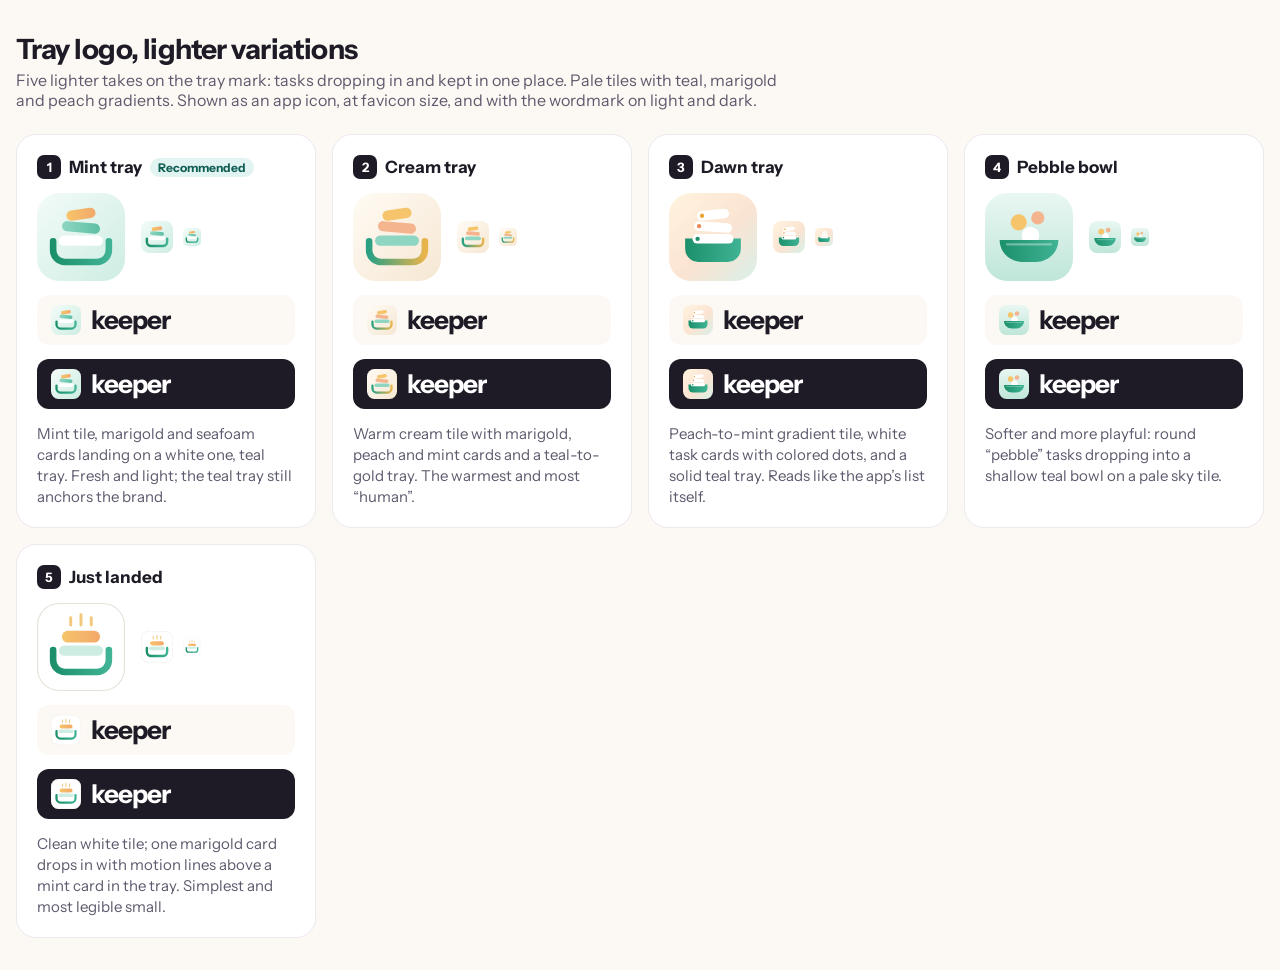
<file: logos5.html>
<!doctype html>
<html lang="en">
<head>
<meta charset="utf-8">
<meta name="viewport" content="width=device-width, initial-scale=1">
<title>Keeper tray logo variations</title>
<link rel="stylesheet" href="https://fonts.googleapis.com/css2?family=Instrument+Sans:wght@400;600;700&display=swap">
<style>
  :root{--ink:#1E1B26;--ink-2:#5F596D;--line:#ECE9F1;--cream:#FCF8F3}
  *{box-sizing:border-box}
  body{margin:0;padding:32px 16px;background:var(--cream);font-family:"Instrument Sans",system-ui,sans-serif;color:var(--ink)}
  h1{margin:0 0 4px;font-size:28px;letter-spacing:-.02em}
  p.sub{margin:0 0 24px;color:var(--ink-2);font-size:16px;max-width:780px}
  .grid{display:grid;grid-template-columns:repeat(auto-fill,minmax(280px,1fr));gap:16px;max-width:1320px}
  .opt{background:#fff;border:1px solid var(--line);border-radius:20px;padding:20px;display:flex;flex-direction:column;gap:14px}
  .opt h2{margin:0;font-size:17px;display:flex;align-items:center;gap:8px}
  .num{display:inline-grid;place-items:center;width:24px;height:24px;border-radius:7px;background:var(--ink);color:#fff;font-size:13px}
  .tag{font-size:12px;font-weight:700;color:#0F5E54;background:#E2F4F1;border-radius:999px;padding:2px 8px}
  .opt p{margin:0;color:var(--ink-2);font-size:15px;line-height:1.4}
  .row{display:flex;align-items:center;gap:16px}
  .tile{width:88px;height:88px}
  .small{display:flex;gap:10px;align-items:center}.small svg{width:32px;height:32px}.small .tiny{width:18px;height:18px}
  .lockup{display:flex;align-items:center;gap:10px;padding:10px 14px;border-radius:12px;background:var(--cream)}
  .lockup svg{width:30px;height:30px}
  .lockup span{font-weight:700;font-size:26px;letter-spacing:-.035em;line-height:1}
  .lockup.dark{background:#1E1B26;color:#fff}
</style>
</head>
<body>
<h1>Tray logo, lighter variations</h1>
<p class="sub">Five lighter takes on the tray mark: tasks dropping in and kept in one place. Pale tiles with teal, marigold and peach gradients. Shown as an app icon, at favicon size, and with the wordmark on light and dark.</p>
<svg width="0" height="0" style="position:absolute" aria-hidden="true">
  <defs>
    <linearGradient id="tealSea" x1="0" y1="0" x2="1" y2="1"><stop offset="0" stop-color="#0F665A"/><stop offset="1" stop-color="#2AA083"/></linearGradient>
    <linearGradient id="seaMari" x1="0" y1="1" x2="1" y2="0"><stop offset="0" stop-color="#127567"/><stop offset=".6" stop-color="#3FA98A"/><stop offset="1" stop-color="#E9C25A"/></linearGradient>
    <linearGradient id="mariPeach" x1="0" y1="0" x2="1" y2="1"><stop offset="0" stop-color="#F2C063"/><stop offset="1" stop-color="#E98A55"/></linearGradient>
    <linearGradient id="sunrise" x1="0" y1="1" x2="0" y2="0"><stop offset="0" stop-color="#127567"/><stop offset=".55" stop-color="#2AA083"/><stop offset="1" stop-color="#F2C063"/></linearGradient>
    <radialGradient id="glow" cx=".72" cy=".25" r=".7"><stop offset="0" stop-color="#F2C063" stop-opacity=".95"/><stop offset="1" stop-color="#F2C063" stop-opacity="0"/></radialGradient>

    <linearGradient id="mint" x1="0" y1="0" x2="1" y2="1"><stop offset="0" stop-color="#F3FBF8"/><stop offset="1" stop-color="#CDEDE3"/></linearGradient>
    <linearGradient id="cream2" x1="0" y1="0" x2="1" y2="1"><stop offset="0" stop-color="#FFFBF4"/><stop offset="1" stop-color="#F6E7D3"/></linearGradient>
    <linearGradient id="dawn" x1="0" y1="0" x2="1" y2="1"><stop offset="0" stop-color="#FFF4DF"/><stop offset=".55" stop-color="#FBE3D2"/><stop offset="1" stop-color="#D9F0E8"/></linearGradient>
    <linearGradient id="sky" x1="0" y1="0" x2="0" y2="1"><stop offset="0" stop-color="#E9F7F2"/><stop offset="1" stop-color="#BFE6D9"/></linearGradient>
    <linearGradient id="trayG" x1="0" y1="0" x2="1" y2="0"><stop offset="0" stop-color="#1C8F6B"/><stop offset="1" stop-color="#3FB394"/></linearGradient>
    <linearGradient id="trayGold" x1="0" y1="0" x2="1" y2="0"><stop offset="0" stop-color="#2AA083"/><stop offset="1" stop-color="#E9B44C"/></linearGradient>
    <linearGradient id="card1" x1="0" y1="0" x2="1" y2="0"><stop offset="0" stop-color="#F6C46A"/><stop offset="1" stop-color="#F2A86A"/></linearGradient>
    <linearGradient id="card2" x1="0" y1="0" x2="1" y2="0"><stop offset="0" stop-color="#8FD6C2"/><stop offset="1" stop-color="#5DBFA4"/></linearGradient>

    <!-- 1 mint tile, pastel cards, teal tray -->
    <symbol id="t1" viewBox="0 0 120 120">
      <rect width="120" height="120" rx="30" fill="url(#mint)"/>
      <rect x="40" y="22" width="40" height="14" rx="7" fill="url(#card1)" transform="rotate(-8 60 29)"/>
      <rect x="34" y="40" width="52" height="14" rx="7" fill="url(#card2)" transform="rotate(5 60 47)"/>
      <rect x="30" y="58" width="60" height="14" rx="7" fill="#fff"/>
      <path d="M22 66v12a16 16 0 0 0 16 16h44a16 16 0 0 0 16-16V66" fill="none" stroke="url(#trayG)" stroke-width="9" stroke-linecap="round"/>
    </symbol>
    <!-- 2 cream tile, marigold/peach cards, teal-to-gold tray -->
    <symbol id="t2" viewBox="0 0 120 120">
      <rect width="120" height="120" rx="30" fill="url(#cream2)"/>
      <rect x="40" y="22" width="40" height="14" rx="7" fill="#F6C46A" transform="rotate(-8 60 29)"/>
      <rect x="34" y="40" width="52" height="14" rx="7" fill="#F4B48E" transform="rotate(5 60 47)"/>
      <rect x="30" y="58" width="60" height="14" rx="7" fill="#8FD6C2"/>
      <path d="M22 66v12a16 16 0 0 0 16 16h44a16 16 0 0 0 16-16V66" fill="none" stroke="url(#trayGold)" stroke-width="9" stroke-linecap="round"/>
    </symbol>
    <!-- 3 dawn gradient tile, white cards with colored ticks, filled tray -->
    <symbol id="t3" viewBox="0 0 120 120">
      <rect width="120" height="120" rx="30" fill="url(#dawn)"/>
      <g transform="rotate(-6 60 30)"><rect x="38" y="23" width="44" height="13" rx="6.5" fill="#fff"/><circle cx="45" cy="29.5" r="3" fill="#E9A93A"/></g>
      <g transform="rotate(4 60 47)"><rect x="34" y="40" width="52" height="13" rx="6.5" fill="#fff"/><circle cx="41" cy="46.5" r="3" fill="#E98A55"/></g>
      <path d="M22 62h76v14a18 18 0 0 1-18 18H40a18 18 0 0 1-18-18z" fill="url(#trayG)"/>
      <rect x="32" y="56" width="56" height="13" rx="6.5" fill="#fff"/><circle cx="39" cy="62.5" r="3" fill="#1C8F6B"/>
    </symbol>
    <!-- 4 soft sky tile, round "pebble" tasks in a shallow bowl-tray -->
    <symbol id="t4" viewBox="0 0 120 120">
      <rect width="120" height="120" rx="30" fill="url(#sky)"/>
      <circle cx="46" cy="40" r="11" fill="#F6C46A"/><circle cx="72" cy="34" r="9" fill="#F4B48E"/><circle cx="62" cy="58" r="12" fill="#fff"/>
      <path d="M20 64h80c0 17-14 30-31 30H51c-17 0-31-13-31-30z" fill="url(#trayG)"/>
      <path d="M30 70h60" stroke="#fff" stroke-opacity=".35" stroke-width="3" stroke-linecap="round"/>
    </symbol>
    <!-- 5 white tile, outline tray, a single card landing with motion lines -->
    <symbol id="t5" viewBox="0 0 120 120">
      <rect width="120" height="120" rx="30" fill="#fff"/><rect x=".75" y=".75" width="118.5" height="118.5" rx="29.5" fill="none" stroke="#E6E1D9" stroke-width="1.5"/>
      <path d="M46 20v10M60 16v14M74 20v10" stroke="#F2C97C" stroke-width="4" stroke-linecap="round"/>
      <rect x="34" y="38" width="52" height="16" rx="8" fill="url(#card1)"/>
      <rect x="30" y="58" width="60" height="14" rx="7" fill="#CDEDE3"/>
      <path d="M22 64v14a16 16 0 0 0 16 16h44a16 16 0 0 0 16-16V64" fill="none" stroke="url(#trayG)" stroke-width="9" stroke-linecap="round"/>
    </symbol>
  </defs>
</svg>
<div class="grid" id="g"></div>
<script>
  const O=[
    ['t1','Mint tray','Mint tile, marigold and seafoam cards landing on a white one, teal tray. Fresh and light; the teal tray still anchors the brand.','Recommended'],
    ['t2','Cream tray','Warm cream tile with marigold, peach and mint cards and a teal-to-gold tray. The warmest and most “human”.'],
    ['t3','Dawn tray','Peach-to-mint gradient tile, white task cards with colored dots, and a solid teal tray. Reads like the app’s list itself.'],
    ['t4','Pebble bowl','Softer and more playful: round “pebble” tasks dropping into a shallow teal bowl on a pale sky tile.'],
    ['t5','Just landed','Clean white tile; one marigold card drops in with motion lines above a mint card in the tray. Simplest and most legible small.']
  ];
  const use=(id,c)=>`<svg class="${c||''}" viewBox="0 0 120 120"><use href="#${id}"/></svg>`;
  document.getElementById('g').innerHTML=O.map(([id,n,d,t],i)=>`<section class="opt">
    <h2><span class="num">${i+1}</span>${n}${t?` <span class="tag">${t}</span>`:''}</h2>
    <div class="row">${use(id,'tile')}<div class="small">${use(id)}${use(id,'tiny')}</div></div>
    <div class="lockup">${use(id)}<span>keeper</span></div>
    <div class="lockup dark">${use(id)}<span>keeper</span></div>
    <p>${d}</p></section>`).join('');
</script>
</body>
</html>
</file>
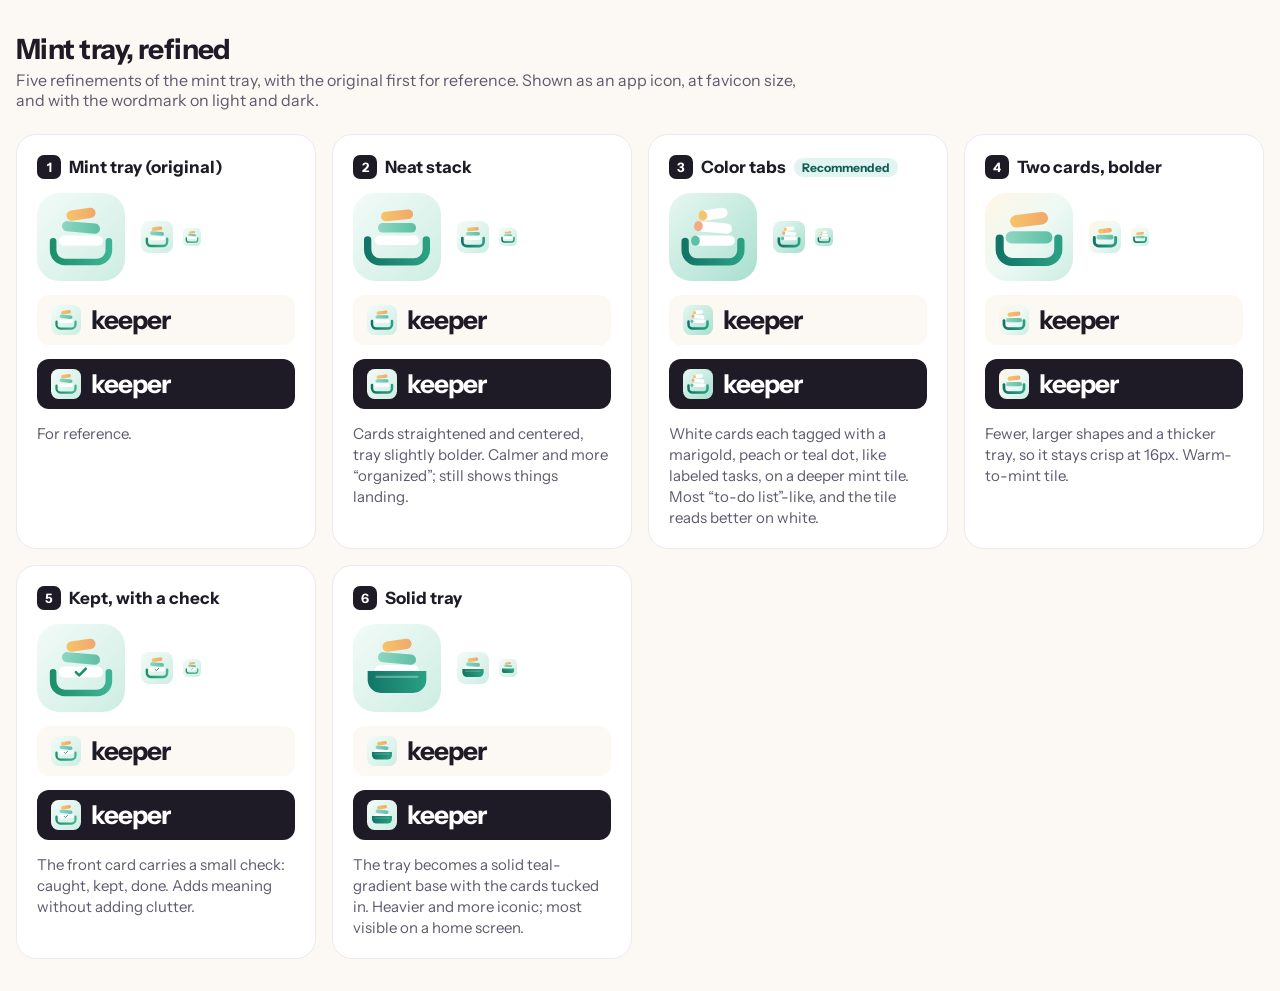
<file: logos6.html>
<!doctype html>
<html lang="en">
<head>
<meta charset="utf-8">
<meta name="viewport" content="width=device-width, initial-scale=1">
<title>Keeper tray logo variations</title>
<link rel="stylesheet" href="https://fonts.googleapis.com/css2?family=Instrument+Sans:wght@400;600;700&display=swap">
<style>
  :root{--ink:#1E1B26;--ink-2:#5F596D;--line:#ECE9F1;--cream:#FCF8F3}
  *{box-sizing:border-box}
  body{margin:0;padding:32px 16px;background:var(--cream);font-family:"Instrument Sans",system-ui,sans-serif;color:var(--ink)}
  h1{margin:0 0 4px;font-size:28px;letter-spacing:-.02em}
  p.sub{margin:0 0 24px;color:var(--ink-2);font-size:16px;max-width:780px}
  .grid{display:grid;grid-template-columns:repeat(auto-fill,minmax(280px,1fr));gap:16px;max-width:1320px}
  .opt{background:#fff;border:1px solid var(--line);border-radius:20px;padding:20px;display:flex;flex-direction:column;gap:14px}
  .opt h2{margin:0;font-size:17px;display:flex;align-items:center;gap:8px}
  .num{display:inline-grid;place-items:center;width:24px;height:24px;border-radius:7px;background:var(--ink);color:#fff;font-size:13px}
  .tag{font-size:12px;font-weight:700;color:#0F5E54;background:#E2F4F1;border-radius:999px;padding:2px 8px}
  .opt p{margin:0;color:var(--ink-2);font-size:15px;line-height:1.4}
  .row{display:flex;align-items:center;gap:16px}
  .tile{width:88px;height:88px}
  .small{display:flex;gap:10px;align-items:center}.small svg{width:32px;height:32px}.small .tiny{width:18px;height:18px}
  .lockup{display:flex;align-items:center;gap:10px;padding:10px 14px;border-radius:12px;background:var(--cream)}
  .lockup svg{width:30px;height:30px}
  .lockup span{font-weight:700;font-size:26px;letter-spacing:-.035em;line-height:1}
  .lockup.dark{background:#1E1B26;color:#fff}
</style>
</head>
<body>
<h1>Mint tray, refined</h1>
<p class="sub">Five refinements of the mint tray, with the original first for reference. Shown as an app icon, at favicon size, and with the wordmark on light and dark.</p>
<svg width="0" height="0" style="position:absolute" aria-hidden="true">
  <defs>
    <linearGradient id="tealSea" x1="0" y1="0" x2="1" y2="1"><stop offset="0" stop-color="#0F665A"/><stop offset="1" stop-color="#2AA083"/></linearGradient>
    <linearGradient id="seaMari" x1="0" y1="1" x2="1" y2="0"><stop offset="0" stop-color="#127567"/><stop offset=".6" stop-color="#3FA98A"/><stop offset="1" stop-color="#E9C25A"/></linearGradient>
    <linearGradient id="mariPeach" x1="0" y1="0" x2="1" y2="1"><stop offset="0" stop-color="#F2C063"/><stop offset="1" stop-color="#E98A55"/></linearGradient>
    <linearGradient id="sunrise" x1="0" y1="1" x2="0" y2="0"><stop offset="0" stop-color="#127567"/><stop offset=".55" stop-color="#2AA083"/><stop offset="1" stop-color="#F2C063"/></linearGradient>
    <radialGradient id="glow" cx=".72" cy=".25" r=".7"><stop offset="0" stop-color="#F2C063" stop-opacity=".95"/><stop offset="1" stop-color="#F2C063" stop-opacity="0"/></radialGradient>

    <linearGradient id="mint" x1="0" y1="0" x2="1" y2="1"><stop offset="0" stop-color="#F3FBF8"/><stop offset="1" stop-color="#CDEDE3"/></linearGradient>
    <linearGradient id="cream2" x1="0" y1="0" x2="1" y2="1"><stop offset="0" stop-color="#FFFBF4"/><stop offset="1" stop-color="#F6E7D3"/></linearGradient>
    <linearGradient id="dawn" x1="0" y1="0" x2="1" y2="1"><stop offset="0" stop-color="#FFF4DF"/><stop offset=".55" stop-color="#FBE3D2"/><stop offset="1" stop-color="#D9F0E8"/></linearGradient>
    <linearGradient id="sky" x1="0" y1="0" x2="0" y2="1"><stop offset="0" stop-color="#E9F7F2"/><stop offset="1" stop-color="#BFE6D9"/></linearGradient>
    <linearGradient id="trayG" x1="0" y1="0" x2="1" y2="0"><stop offset="0" stop-color="#1C8F6B"/><stop offset="1" stop-color="#3FB394"/></linearGradient>
    <linearGradient id="trayGold" x1="0" y1="0" x2="1" y2="0"><stop offset="0" stop-color="#2AA083"/><stop offset="1" stop-color="#E9B44C"/></linearGradient>
    <linearGradient id="card1" x1="0" y1="0" x2="1" y2="0"><stop offset="0" stop-color="#F6C46A"/><stop offset="1" stop-color="#F2A86A"/></linearGradient>
    <linearGradient id="card2" x1="0" y1="0" x2="1" y2="0"><stop offset="0" stop-color="#8FD6C2"/><stop offset="1" stop-color="#5DBFA4"/></linearGradient>

    <linearGradient id="mintDeep" x1="0" y1="0" x2="1" y2="1"><stop offset="0" stop-color="#E6F7F1"/><stop offset="1" stop-color="#A9DFCF"/></linearGradient>
    <linearGradient id="mintWarm" x1="0" y1="0" x2="1" y2="1"><stop offset="0" stop-color="#FFF6E6"/><stop offset=".5" stop-color="#EEF9F4"/><stop offset="1" stop-color="#CDEDE3"/></linearGradient>
    <linearGradient id="trayDeep" x1="0" y1="0" x2="1" y2="0"><stop offset="0" stop-color="#127567"/><stop offset="1" stop-color="#2AA083"/></linearGradient>
    <linearGradient id="cardW" x1="0" y1="0" x2="1" y2="0"><stop offset="0" stop-color="#ffffff"/><stop offset="1" stop-color="#F4FBF8"/></linearGradient>

    <!-- 1 original mint tray (reference) -->
    <symbol id="m1" viewBox="0 0 120 120">
      <rect width="120" height="120" rx="30" fill="url(#mint)"/>
      <rect x="40" y="22" width="40" height="14" rx="7" fill="url(#card1)" transform="rotate(-8 60 29)"/>
      <rect x="34" y="40" width="52" height="14" rx="7" fill="url(#card2)" transform="rotate(5 60 47)"/>
      <rect x="30" y="58" width="60" height="14" rx="7" fill="#fff"/>
      <path d="M22 66v12a16 16 0 0 0 16 16h44a16 16 0 0 0 16-16V66" fill="none" stroke="url(#trayG)" stroke-width="9" stroke-linecap="round"/>
    </symbol>
    <!-- 2 neat stack: cards aligned, slightly fanned left, centered -->
    <symbol id="m2" viewBox="0 0 120 120">
      <rect width="120" height="120" rx="30" fill="url(#mint)"/>
      <rect x="38" y="24" width="44" height="13" rx="6.5" fill="url(#card1)" transform="rotate(-6 60 30)"/>
      <rect x="34" y="41" width="52" height="13" rx="6.5" fill="url(#card2)"/>
      <rect x="30" y="58" width="60" height="13" rx="6.5" fill="#fff"/>
      <path d="M20 64v13a17 17 0 0 0 17 17h46a17 17 0 0 0 17-17V64" fill="none" stroke="url(#trayDeep)" stroke-width="10" stroke-linecap="round"/>
    </symbol>
    <!-- 3 deeper mint tile, bolder tray, white cards with color tabs -->
    <symbol id="m3" viewBox="0 0 120 120">
      <rect width="120" height="120" rx="30" fill="url(#mintDeep)"/>
      <g transform="rotate(-8 60 29)"><rect x="40" y="22" width="40" height="14" rx="7" fill="#fff"/><rect x="40" y="22" width="12" height="14" rx="7" fill="#F6C46A"/></g>
      <g transform="rotate(5 60 47)"><rect x="34" y="40" width="52" height="14" rx="7" fill="#fff"/><rect x="34" y="40" width="12" height="14" rx="7" fill="#F4A886"/></g>
      <rect x="30" y="58" width="60" height="14" rx="7" fill="#fff"/><rect x="30" y="58" width="12" height="14" rx="7" fill="#5DBFA4"/>
      <path d="M22 66v12a16 16 0 0 0 16 16h44a16 16 0 0 0 16-16V66" fill="none" stroke="url(#trayDeep)" stroke-width="10" stroke-linecap="round"/>
    </symbol>
    <!-- 4 warm-mint tile, 2 cards only, bigger and bolder for small sizes -->
    <symbol id="m4" viewBox="0 0 120 120">
      <rect width="120" height="120" rx="30" fill="url(#mintWarm)"/>
      <rect x="34" y="28" width="52" height="17" rx="8.5" fill="url(#card1)" transform="rotate(-7 60 36)"/>
      <rect x="28" y="52" width="64" height="17" rx="8.5" fill="url(#card2)"/>
      <path d="M20 62v15a17 17 0 0 0 17 17h46a17 17 0 0 0 17-17V62" fill="none" stroke="url(#trayDeep)" stroke-width="11" stroke-linecap="round"/>
    </symbol>
    <!-- 5 tray with a check on the front card (kept = done) -->
    <symbol id="m5" viewBox="0 0 120 120">
      <rect width="120" height="120" rx="30" fill="url(#mint)"/>
      <rect x="40" y="22" width="40" height="14" rx="7" fill="url(#card1)" transform="rotate(-8 60 29)"/>
      <rect x="34" y="40" width="52" height="14" rx="7" fill="url(#card2)" transform="rotate(5 60 47)"/>
      <rect x="30" y="58" width="60" height="15" rx="7.5" fill="#fff"/>
      <path d="M53 65.5l4.5 4.5 9-9" fill="none" stroke="#1C8F6B" stroke-width="3.5" stroke-linecap="round" stroke-linejoin="round"/>
      <path d="M22 66v12a16 16 0 0 0 16 16h44a16 16 0 0 0 16-16V66" fill="none" stroke="url(#trayG)" stroke-width="9" stroke-linecap="round"/>
    </symbol>
    <!-- 6 filled tray: soft teal-gradient tray body, cards tucked in -->
    <symbol id="m6" viewBox="0 0 120 120">
      <rect width="120" height="120" rx="30" fill="url(#mint)"/>
      <rect x="40" y="22" width="40" height="14" rx="7" fill="url(#card1)" transform="rotate(-8 60 29)"/>
      <rect x="34" y="40" width="52" height="14" rx="7" fill="url(#card2)" transform="rotate(5 60 47)"/>
      <rect x="30" y="56" width="60" height="14" rx="7" fill="#fff"/>
      <path d="M20 64h80v12a18 18 0 0 1-18 18H38a18 18 0 0 1-18-18z" fill="url(#trayDeep)"/>
      <path d="M32 72h56" stroke="#fff" stroke-opacity=".3" stroke-width="3" stroke-linecap="round"/>
    </symbol>
  </defs>
</svg>
<div class="grid" id="g"></div>
<script>
  const O=[
    ['m1','Mint tray (original)','For reference.'],
    ['m2','Neat stack','Cards straightened and centered, tray slightly bolder. Calmer and more “organized”; still shows things landing.'],
    ['m3','Color tabs','White cards each tagged with a marigold, peach or teal dot, like labeled tasks, on a deeper mint tile. Most “to-do list”-like, and the tile reads better on white.','Recommended'],
    ['m4','Two cards, bolder','Fewer, larger shapes and a thicker tray, so it stays crisp at 16px. Warm-to-mint tile.'],
    ['m5','Kept, with a check','The front card carries a small check: caught, kept, done. Adds meaning without adding clutter.'],
    ['m6','Solid tray','The tray becomes a solid teal-gradient base with the cards tucked in. Heavier and more iconic; most visible on a home screen.']
  ];
  const use=(id,c)=>`<svg class="${c||''}" viewBox="0 0 120 120"><use href="#${id}"/></svg>`;
  document.getElementById('g').innerHTML=O.map(([id,n,d,t],i)=>`<section class="opt">
    <h2><span class="num">${i+1}</span>${n}${t?` <span class="tag">${t}</span>`:''}</h2>
    <div class="row">${use(id,'tile')}<div class="small">${use(id)}${use(id,'tiny')}</div></div>
    <div class="lockup">${use(id)}<span>keeper</span></div>
    <div class="lockup dark">${use(id)}<span>keeper</span></div>
    <p>${d}</p></section>`).join('');
</script>
</body>
</html>
</file>
<file: styles.css>
/* Keeper prototype. Neutral workspace; one brand purple reserved for primary actions and active states; red only for overdue/blocked. */
:root{
  --ink:#1E1B26; --ink-2:#5F596D; --faint:#918B9E;
  --bg:#FEFDFB; --surface:#FFFFFF; --sunk:#F4F3F0; --line:#ECEAE5; --line-2:#DCD9D2;
  --brand:#17796C; --brand-soft:#E2F4F1; --brand-ink:#0F5E54;
  --bad:#C7413F; --bad-soft:#FCECEC;
  --shadow-sm:0 1px 2px rgba(30,20,60,.06);
  --shadow:0 12px 32px -14px rgba(40,25,90,.3),0 2px 6px rgba(40,25,90,.06);
  --sans:"Instrument Sans", ui-sans-serif, system-ui, -apple-system, "Segoe UI", sans-serif;
  --serif:"Instrument Serif", Georgia, serif;
  color-scheme:light;
}
*{box-sizing:border-box}
html,body{height:100%}
body{margin:0;font-family:var(--sans);color:var(--ink);font-size:15px;line-height:1.45;-webkit-font-smoothing:antialiased;
  background:radial-gradient(70% 60% at 85% 0%,#ECE6FB 0%,transparent 60%),#F5F3F9;display:flex;flex-direction:column;overflow:hidden}
button{font:inherit;color:inherit;cursor:pointer}
button:focus-visible,input:focus-visible,[tabindex]:focus-visible{outline:2px solid var(--brand);outline-offset:2px}
[hidden]{display:none!important}

/* ---------- presentation shell ---------- */
.shell-bar{flex:none;display:grid;grid-template-columns:1fr auto 1fr;align-items:center;justify-content:space-between;gap:12px;padding:12px max(20px,env(safe-area-inset-right)) 12px max(20px,env(safe-area-inset-left))}
.shell-brand{display:flex;align-items:center;gap:10px}
.logo-mark{width:26px;height:26px;border-radius:8px;flex:none;position:relative;background:var(--brand) url("data:image/svg+xml,%3Csvg%20xmlns%3D%22http%3A//www.w3.org/2000/svg%22%20viewBox%3D%220%200%20120%20120%22%3E%3Crect%20x%3D%2242%22%20y%3D%2220%22%20width%3D%2236%22%20height%3D%2210%22%20rx%3D%224%22%20fill%3D%22%23fff%22/%3E%3Cpath%20d%3D%22M44%2034h32v4c10%204%2014%2012%2014%2022v22a12%2012%200%200%201-12%2012H42a12%2012%200%200%201-12-12V60c0-10%204-18%2014-22z%22%20fill%3D%22%23fff%22/%3E%3Ccircle%20cx%3D%2250%22%20cy%3D%2276%22%20r%3D%227%22%20fill%3D%22%236E4BD8%22/%3E%3Ccircle%20cx%3D%2270%22%20cy%3D%2276%22%20r%3D%227%22%20fill%3D%22%236E4BD8%22/%3E%3Ccircle%20cx%3D%2260%22%20cy%3D%2261%22%20r%3D%227%22%20fill%3D%22%236E4BD8%22/%3E%3C/svg%3E") center/100% no-repeat}
.logo-mark::before{content:"";position:absolute;left:6px;right:6px;bottom:6px;height:9px;border:2.5px solid #fff;border-top:0;border-radius:0 0 9px 9px}
.logo-mark::after{content:"";position:absolute;left:50%;top:5px;width:5px;height:5px;margin-left:-2.5px;border-radius:50%;background:#fff}
.wordmark{font-family:var(--serif);font-style:italic;font-size:26px;line-height:1;letter-spacing:-.01em}
.proto-pill{font-size:15px;font-weight:600;color:var(--ink-2);background:#fff;border:1px solid var(--line-2);border-radius:999px;padding:2px 9px}
.shell-ctrls{display:flex;align-items:center;gap:8px;justify-self:end}
.seg{display:inline-flex;background:#fff;border:1px solid var(--line-2);border-radius:10px;padding:3px}
.seg button{border:0;background:transparent;padding:6px 12px;border-radius:7px;font-size:15px;font-weight:600;color:var(--ink-2)}
.seg button[aria-pressed="true"]{background:var(--ink);color:#fff}
.shell-btn{border:1px solid var(--line-2);background:#fff;border-radius:10px;padding:7px 12px;font-size:15px;font-weight:600}
.shell-btn:hover{background:var(--sunk)}

/* the phone is laid out at a fixed 390×844 and scaled to fit by JS, so content never reflows or clips */
.stage{flex:1;min-height:0;position:relative;overflow:hidden}
.device{position:absolute;left:50%;top:50%;background:var(--bg);overflow:hidden;transform-origin:center center;box-shadow:0 40px 80px -30px rgba(40,20,100,.45),0 0 0 1px rgba(30,20,60,.08)}
.device.is-mobile{width:410px;height:864px;border-radius:52px;border:10px solid #17141F}
.device-notch{display:none}
.device.is-mobile .device-notch{display:block;position:absolute;top:10px;left:50%;width:110px;height:30px;margin-left:-55px;border-radius:20px;background:#17141F;z-index:70}
.device.is-desktop{width:calc(100% - 40px);max-width:1320px;height:calc(100% - 20px);border-radius:14px;padding-top:36px;transform:translate(-50%,-50%)}
.device.is-desktop::before{content:"keeper.app";position:absolute;top:0;left:0;right:0;height:36px;background:#F1EFF5;border-bottom:1px solid var(--line);display:grid;place-items:center;font-size:15px;color:var(--faint)}
.device.is-desktop::after{content:"";position:absolute;top:13px;left:16px;width:10px;height:10px;border-radius:50%;background:#E1DDE8;box-shadow:16px 0 0 #E1DDE8,32px 0 0 #E1DDE8}
.app{position:absolute;inset:0;display:flex;flex-direction:column;overflow:hidden}
.device.is-desktop .app{top:36px}

@media (max-width:719px){
  .shell-bar{padding-block:8px;justify-content:flex-end}
  .seg-view,.proto-pill,.shell-bar .shell-brand{display:none}
  .shell-bar{justify-content:space-between}
  .seg-scope button{padding:6px 14px}
  .device.is-mobile,.device.is-desktop{left:0;top:0;width:100%;height:100%;border:0;border-radius:0;box-shadow:none;padding-top:0;transform:none!important}
  .device-notch,.device.is-desktop::before,.device.is-desktop::after{display:none!important}
  .device.is-desktop .app{top:0}
}

/* ---------- atoms ---------- */
.btn-primary{border:0;border-radius:12px;padding:12px 18px;background:var(--brand);color:#fff;font-weight:600;font-size:15px;display:inline-flex;align-items:center;justify-content:center;gap:8px}
.btn-primary:hover{background:var(--brand-ink)}
.btn-primary:disabled{opacity:.4;cursor:default}
.btn-ghost{border:1px solid var(--line-2);background:#fff;border-radius:10px;padding:8px 12px;font-weight:600;font-size:15px;display:inline-flex;align-items:center;gap:6px}
.btn-ghost:hover{background:var(--sunk)}
.btn-ghost:disabled{opacity:.5;cursor:default}
.icon{width:18px;height:18px;flex:none;stroke:currentColor;fill:none;stroke-width:1.8;stroke-linecap:round;stroke-linejoin:round}
.icon-btn{width:38px;height:38px;border-radius:11px;border:1px solid var(--line-2);background:#fff;display:grid;place-items:center;color:var(--ink-2);position:relative;flex:none}
.icon-btn:hover{background:var(--sunk)}
.icon-btn.on{background:var(--ink);border-color:var(--ink);color:#fff}
.dot-badge{position:absolute;top:-8px;right:-8px;min-width:24px;height:24px;border-radius:12px;background:var(--brand);color:#fff;font-size:15px;font-weight:700;display:grid;place-items:center;padding:0 4px;border:2px solid #fff}
.src-ic{--c:var(--ink-2);width:20px;height:20px;border-radius:6px;display:grid;place-items:center;background:color-mix(in srgb,var(--c) 13%,#fff);color:var(--c);flex:none}
.src-ic .icon{width:12px;height:12px;stroke-width:2.1}
.av{width:32px;height:32px;border-radius:50%;display:inline-grid;place-items:center;font-size:15px;letter-spacing:-.02em;font-weight:700;color:var(--ink-2);background:#E9E5F0;border:2px solid #fff;flex:none}
.avs{display:inline-flex;flex:none}
.avs .av + .av{margin-left:-8px}
.due{font-size:15px;font-weight:600;color:var(--ink-2);white-space:nowrap;flex:none}
.due.overdue{color:var(--bad)}
.due.today{color:var(--ink);font-weight:700}
.due.none{color:var(--faint);font-weight:500}
.live-dot{width:8px;height:8px;border-radius:50%;background:var(--brand);box-shadow:0 0 0 0 rgba(23,121,108,.5);animation:pulse 1.8s infinite;flex:none}
.live-dot.off{background:var(--faint);animation:none}
@keyframes pulse{70%{box-shadow:0 0 0 7px rgba(23,121,108,0)}100%{box-shadow:0 0 0 0 rgba(23,121,108,0)}}
@keyframes rise{from{opacity:0;transform:translateY(10px)}to{opacity:1;transform:none}}
@keyframes arrive{from{opacity:0;transform:translateY(-8px)}to{opacity:1;transform:none}}
.chip{flex:none;display:inline-flex;align-items:center;gap:5px;border:1px solid var(--line-2);background:#fff;border-radius:999px;padding:5px 11px;font-size:15px;font-weight:600;color:var(--ink-2);white-space:nowrap}
.chip:hover{border-color:var(--faint)}
.chip.on{background:var(--ink);border-color:var(--ink);color:#fff}
.chip .caret{font-size:15px;opacity:.7}

/* ---------- onboarding ---------- */
.onb{flex:1;display:flex;flex-direction:column;overflow-y:auto;padding:60px 24px 28px;background:var(--bg)}
.device.is-desktop .onb{padding:48px;align-items:center}
.onb-inner{width:100%;max-width:500px;margin:auto;display:flex;flex-direction:column;gap:18px}
.onb-hero{display:flex;flex-direction:column;align-items:flex-start;gap:16px}
.onb-hero .logo-mark{width:56px;height:56px;border-radius:16px}
.onb-hero .logo-mark::before{left:13px;right:13px;bottom:13px;height:18px;border-width:4px;border-radius:0 0 18px 18px}
.onb-hero .logo-mark::after{width:9px;height:9px;top:11px;margin-left:-4.5px}
.onb h1{margin:0;font-size:34px;line-height:1.05;letter-spacing:-.02em;font-weight:600}
.onb h1 em{font-family:var(--serif);font-weight:400;color:var(--brand)}
.onb p.lead{margin:0;color:var(--ink-2);font-size:16px}
.onb-me{display:flex;align-items:center;gap:10px;font-size:15px;color:var(--ink-2);background:#fff;border:1px solid var(--line);border-radius:12px;padding:10px 12px}
.steps{display:flex;gap:6px}
.steps i{height:4px;flex:1;border-radius:2px;background:var(--line-2)}
.steps i.on{background:var(--brand)}
.onb h2{margin:0;font-size:26px;line-height:1.1;letter-spacing:-.02em;font-weight:600}
.chan-list,.src-page{display:flex;flex-direction:column;gap:8px}
.chan{display:flex;align-items:center;gap:12px;background:#fff;border:1px solid var(--line);border-radius:14px;padding:12px 14px;text-align:left;width:100%}
.chan .src-ic{width:36px;height:36px;border-radius:10px}
.chan .src-ic .icon{width:18px;height:18px}
.chan-txt{flex:1;min-width:0;display:flex;flex-direction:column}
.chan-txt b{font-weight:600}
.chan-txt span{font-size:15px;color:var(--ink-2)}
.chan-txt .num{color:var(--ink);font-weight:600}
.tog{width:40px;height:24px;border-radius:12px;background:var(--line-2);position:relative;flex:none;transition:background .2s}
.tog::after{content:"";position:absolute;top:3px;left:3px;width:18px;height:18px;border-radius:50%;background:#fff;box-shadow:var(--shadow-sm);transition:transform .2s}
.on .tog{background:var(--brand)}
.on .tog::after{transform:translateX(16px)}
.onb-foot{display:flex;flex-direction:column;gap:8px;margin-top:4px}
.onb-foot .small{font-size:15px;color:var(--faint);text-align:center}
.scan{display:flex;flex-direction:column;gap:10px}
.scan-row{display:flex;align-items:center;gap:12px;background:#fff;border:1px solid var(--line);border-radius:12px;padding:10px 12px;animation:rise .5s both;animation-delay:calc(var(--k)*.25s)}
.scan-row b{flex:1;font-weight:600}
.scan-row .cnt{font-size:15px;color:var(--ink-2)}
.bar{height:4px;border-radius:2px;background:var(--sunk);overflow:hidden;width:90px}
.bar i{display:block;height:100%;background:var(--brand);width:0;animation:fillbar 1.4s ease forwards;animation-delay:calc(var(--k)*.25s + .2s)}
@keyframes fillbar{to{width:100%}}

/* ---------- shared home pieces ---------- */
.greet .date{font-size:15px;color:var(--faint);font-weight:500}
.greet h1{margin:2px 0 4px;font-size:28px;letter-spacing:-.02em;line-height:1.1;font-weight:600}
.greet h1 em{font-family:var(--serif);font-weight:400;font-size:1.08em}
.sum{font-size:15px;color:var(--ink-2)}
.sum b{font-weight:600;color:var(--ink)}
.sum .bad{color:var(--bad)}
.sum .sep{color:var(--line-2);margin:0 6px}

.search{display:flex;flex-direction:column;gap:8px;position:relative;animation:arrive .25s both}
.fbox{display:flex;align-items:center;gap:8px;background:#fff;border:1px solid var(--line-2);border-radius:12px;padding:0 10px;height:44px}
.fbox:focus-within{border-color:var(--brand);box-shadow:0 0 0 3px var(--brand-soft)}
.f-head{display:flex;align-items:center;gap:8px}
.f-head .chips{flex:1}
.f-close{border:0;background:none;font-size:15px;font-weight:600;color:var(--ink-2);padding:4px}
.fbox .icon{color:var(--ink-2)}
.fbox input{flex:1;min-width:0;border:0;outline:0;background:transparent;font:inherit;font-size:15px;color:var(--ink)}
.fbox input::placeholder{color:var(--faint)}
.fbox .clr{border:0;background:var(--sunk);border-radius:6px;width:24px;height:24px;display:grid;place-items:center;color:var(--ink-2)}
.chips{display:flex;gap:6px;overflow-x:auto;scrollbar-width:none;padding-bottom:2px}
.chips::-webkit-scrollbar{display:none}
.tokens{display:flex;flex-wrap:wrap;gap:6px;align-items:center}
.tokens .lbl{font-size:15px;color:var(--ink-2);font-weight:600}
.tok{display:inline-flex;align-items:center;gap:4px;border:0;border-radius:8px;padding:3px 6px 3px 9px;font-size:15px;font-weight:600;background:var(--brand-soft);color:var(--brand-ink)}
.tok .x{font-size:15px;line-height:1;opacity:.6}
.tokens .linkish{border:0;background:none;font-size:15px;font-weight:600;color:var(--ink-2);text-decoration:underline;padding:0}
.menu{position:absolute;z-index:30;background:#fff;border:1px solid var(--line);border-radius:12px;box-shadow:var(--shadow);padding:6px;min-width:220px;max-height:280px;overflow-y:auto}
.menu button{white-space:nowrap;display:flex;align-items:center;gap:8px;width:100%;border:0;background:none;border-radius:8px;padding:8px;text-align:left;font-size:15px}
.menu button:hover{background:var(--sunk)}
.menu button.on{background:var(--brand-soft);color:var(--brand-ink);font-weight:600}
.menu small{color:var(--faint);font-size:15px}

/* incoming ticker (secondary) */
.ticker{display:flex;align-items:center;gap:10px;width:100%;border:1px solid var(--line);background:#fff;border-radius:12px;padding:9px 12px;text-align:left}
.ticker:hover{background:#F8FBFA}
.ticker .t-txt{flex:1;min-width:0;display:flex;flex-direction:column}
.ticker .t-top{font-size:15px;font-weight:600;color:var(--ink-2)}
.ticker .t-top b{color:var(--brand-ink)}
.ticker .t-last{font-size:15px;font-weight:500;white-space:nowrap;overflow:hidden;text-overflow:ellipsis}
.ticker .icon{color:var(--faint)}
.ticker.new{animation:arrive .5s both}

/* cards: one readable component for both layouts */
.card{background:#fff;border:1px solid var(--line);border-radius:12px;padding:11px 12px;display:flex;flex-direction:column;gap:6px;box-shadow:var(--shadow-sm);cursor:grab;user-select:none;-webkit-user-select:none;-webkit-touch-callout:none;transition:box-shadow .15s,transform .15s}
.card:hover{box-shadow:var(--shadow)}
.card-title{font-size:17px;font-weight:600;line-height:1.3;color:var(--ink)}
.card-meta{display:flex;align-items:center;gap:8px;font-size:15px;color:var(--ink-2);min-width:0}
.card-meta .where{display:flex;align-items:center;gap:6px;min-width:0;flex:1}
.card-meta .where span{white-space:nowrap;overflow:hidden;text-overflow:ellipsis}
.card.done .card-title{color:var(--faint);text-decoration:line-through;text-decoration-color:var(--line-2)}
.spill{display:inline-flex;align-items:center;gap:5px;font-size:15px;font-weight:600;border-radius:6px;padding:1px 7px;background:var(--sb);color:var(--st);white-space:nowrap}
.card.fresh{animation:arrive .6s both;border-color:#A9DCCF}
.card.dragging{position:absolute;visibility:hidden;width:0;height:0;padding:0;border:0;overflow:hidden;pointer-events:none}
.card.lp{transform:scale(.98)}
.ghost{position:fixed;z-index:1000;pointer-events:none;transform:rotate(2deg);box-shadow:0 20px 40px -12px rgba(40,25,90,.45)!important;opacity:.97}
.ph{border:2px dashed #A9DCCF;border-radius:12px;background:var(--brand-soft)}
.empty{border:1.5px dashed var(--line-2);border-radius:12px;padding:16px;text-align:center;font-size:15px;color:var(--faint)}

/* ---------- mobile ---------- */
.m-home{flex:1;display:flex;flex-direction:column;min-height:0;min-width:0;padding-top:48px;overflow:hidden}
.m-top{display:flex;align-items:center;gap:8px;padding:6px 18px 6px}
.m-top .shell-brand{flex:1}
.m-top .wordmark{font-size:22px}
.m-me{width:36px;height:36px;border-radius:50%;display:block;object-fit:cover;flex:none;background:#EDE6FD;box-shadow:0 0 0 1px var(--line)}
.m-body{flex:1;min-height:0;overflow-y:auto;overflow-x:hidden;padding:4px 16px 116px;display:flex;flex-direction:column;gap:14px}
.m-tabs{display:flex;gap:6px;overflow-x:auto;scrollbar-width:none;margin:0 -16px;padding:2px 16px;position:sticky;top:-4px;z-index:5;background:var(--bg);padding-block:8px}
.m-tabs::-webkit-scrollbar{display:none}
.mtab{flex:none;display:inline-flex;align-items:center;gap:6px;border:1px solid var(--line-2);background:#fff;border-radius:10px;padding:7px 12px;font-size:15px;font-weight:600;color:var(--ink-2)}
.mtab .n{font-size:15px;color:var(--faint)}
.mtab.on{background:var(--sb);border-color:var(--sd);color:var(--st)}
.mtab.on .n{color:var(--st);opacity:.75}
.mtab.drop{background:var(--brand);border-color:var(--brand);color:#fff;transform:scale(1.06)}
.mtab.drop .n{color:#fff}
.m-list{display:flex;flex-direction:column;gap:8px}
.m-hint{font-size:15px;color:var(--faint);text-align:center;margin-top:-4px}
.m-nav{position:absolute;left:0;right:0;bottom:0;height:88px;padding:8px 10px 22px;background:rgba(255,255,255,.94);backdrop-filter:blur(12px);-webkit-backdrop-filter:blur(12px);border-top:1px solid var(--line);display:grid;grid-template-columns:minmax(0,1fr) 96px minmax(0,1fr);align-items:center;z-index:20}
.m-nav button{border:0;background:none;display:flex;flex-direction:column;align-items:center;gap:2px;font-size:15px;font-weight:600;color:var(--faint);min-width:0}
.m-nav button.on{color:var(--ink)}
.m-nav .navi{position:relative;display:flex}
.m-nav .navi .dot-badge{top:-10px;right:-16px}
.m-nav .fab{justify-self:center;width:58px;height:58px;border-radius:18px;margin-top:-30px;background:var(--brand);color:#fff;display:grid;place-items:center;box-shadow:0 12px 24px -10px rgba(23,121,108,.9),0 0 0 4px #fff}
.m-nav .fab .icon{width:26px;height:26px;stroke-width:2.2}

/* ---------- desktop ---------- */
.d-layout{flex:1;min-height:0;display:grid;grid-template-columns:200px minmax(0,1fr)}
.d-side{border-right:1px solid var(--line);background:#F7F6FA;display:flex;flex-direction:column;padding:16px 12px;gap:4px}
.d-brand{display:flex;align-items:center;gap:8px;padding:2px 8px 16px}
.d-brand .wordmark{font-size:22px}
.d-nav{display:flex;align-items:center;gap:10px;border:0;background:none;border-radius:9px;padding:8px 10px;font-weight:600;font-size:15px;color:var(--ink-2);text-align:left;width:100%}
.d-nav:hover{background:#EFEDF4}
.d-nav.on{background:#fff;color:var(--ink);box-shadow:var(--shadow-sm)}
.d-nav .cnt{margin-left:auto;font-size:15px;color:var(--brand-ink);background:var(--brand-soft);border-radius:6px;padding:0 6px}
.d-me{margin-top:auto;display:flex;align-items:center;gap:10px;padding:10px;border-top:1px solid var(--line);font-size:15px}
.d-me b{display:block;font-weight:600}
.d-me small{color:var(--faint);font-size:15px}
.d-main{min-height:0;min-width:0;overflow-y:auto;padding:22px 28px 40px;display:flex;flex-direction:column;gap:16px}
.d-main > *{flex-shrink:0}
.d-head{display:flex;align-items:flex-end;justify-content:space-between;gap:16px}
.d-acts{display:flex;align-items:center;gap:8px}
.btn-inc{display:inline-flex;align-items:center;gap:8px;border:1px solid var(--line-2);background:#fff;border-radius:11px;height:38px;padding:0 12px;font-weight:600;font-size:15px;color:var(--ink-2)}
.btn-inc:hover{background:var(--sunk)}
.btn-inc b{color:var(--brand-ink)}
.btn-ask{display:inline-flex;align-items:center;gap:8px;border:0;border-radius:11px;height:38px;padding:0 14px;background:var(--brand);color:#fff;font-weight:600;white-space:nowrap}
.btn-ask:hover{background:var(--brand-ink)}
.btn-ask kbd{font:inherit;font-size:15px;opacity:.75;border:1px solid rgba(255,255,255,.45);border-radius:5px;padding:0 5px}
.d-main .chips{flex-wrap:wrap;overflow:visible}
.board-h{display:flex;align-items:baseline;justify-content:space-between}
.board-h h2{margin:0;font-size:17px;font-weight:600}
.board-h .hint{font-size:15px;color:var(--faint)}
.board{display:grid;grid-template-columns:repeat(4,minmax(200px,1fr));gap:12px;align-items:start;overflow-x:auto;padding-bottom:4px}
.col{background:var(--sunk);border-radius:14px;padding:10px;display:flex;flex-direction:column;gap:8px;min-height:200px}
.col-h{display:flex;align-items:center;gap:8px;padding:2px 4px 4px;font-weight:600;font-size:15px}
.col-h .n{font-size:15px;color:var(--faint);font-weight:600}
.col-h .spill{font-size:15px;padding:3px 9px}
.col-body{display:flex;flex-direction:column;gap:8px;min-height:80px}
.board .card-meta{flex-wrap:wrap;row-gap:4px}
.board .card-meta .where{flex-basis:100%}
.board .card-meta .where span{white-space:normal}
.board .card-meta .due{margin-left:auto}
.board .card-meta .avs + .due{margin-left:auto}
.col.over{background:var(--brand-soft);box-shadow:inset 0 0 0 2px #A9DCCF}

/* ---------- screens: feed + channels ---------- */
.page-h{display:flex;align-items:center;gap:10px}
.page-h h1{margin:0;font-size:24px;letter-spacing:-.02em;font-weight:600;flex:1}
.back{border:0;background:var(--sunk);width:36px;height:36px;border-radius:10px;display:grid;place-items:center}
.feed-tools{display:flex;gap:8px;flex-wrap:wrap}
.live-pill{display:inline-flex;align-items:center;gap:7px;font-size:15px;font-weight:600;color:var(--ink-2);padding:6px 4px}
.live-tog{display:inline-flex;align-items:center;gap:7px;border:1px solid var(--line-2);background:#fff;border-radius:999px;padding:6px 12px;font-size:15px;font-weight:600}
.feed-sec h3{margin:6px 0 8px;font-size:15px;font-weight:600;color:var(--ink-2);display:flex;align-items:center;gap:8px}
.feed-list{background:#fff;border:1px solid var(--line);border-radius:14px;overflow:hidden}
.frow{display:flex;gap:10px;padding:11px 14px;border:0;border-top:1px solid var(--line);align-items:flex-start;width:100%;background:none;text-align:left}
.frow:first-child{border-top:0}
.frow:hover{background:#F8FBFA}
.frow .src-ic{width:28px;height:28px;border-radius:8px;margin-top:1px}
.frow .src-ic .icon{width:14px;height:14px}
.frow-txt{flex:1;min-width:0;display:flex;flex-direction:column;gap:3px}
.frow-title{font-weight:600;font-size:15px;line-height:1.3}
.frow-meta{font-size:15px;color:var(--ink-2)}
.frow-meta .due{font-size:15px}
.snip{font-size:15px;color:var(--faint);font-style:italic}
.frow .when{font-size:15px;color:var(--faint);white-space:nowrap;text-align:right;display:flex;flex-direction:column;gap:4px;align-items:flex-end}
.st{font-size:15px}
.frow.new{animation:arrive .6s both;background:#F5FBF9}
.newtag{font-size:15px;font-weight:700;color:#fff;background:var(--brand);border-radius:5px;padding:1px 5px;vertical-align:1px}
.note{font-size:15px;color:var(--faint);margin:4px 2px 0}
.screen{display:flex;flex-direction:column;gap:14px;max-width:820px}

/* ---------- sheets ---------- */
.layer{position:absolute;inset:0;z-index:60;pointer-events:none}
.scrim{position:absolute;inset:0;background:rgba(25,18,45,.3);opacity:0;transition:opacity .25s;pointer-events:auto}
.sheet{position:absolute;left:0;right:0;bottom:0;max-height:88%;background:#fff;border-radius:22px 22px 0 0;display:flex;flex-direction:column;transform:translateY(100%);transition:transform .32s cubic-bezier(.2,.8,.2,1);pointer-events:auto;box-shadow:0 -10px 40px rgba(30,20,60,.16)}
.layer.open .scrim{opacity:1}
.layer.open .sheet{transform:none}
.device.is-desktop .sheet{left:auto;top:0;bottom:0;width:440px;max-height:none;border-radius:0;transform:translateX(100%)}
.device.is-desktop .layer.open .sheet{transform:none}
.device.is-desktop .sheet.ask{left:50%;right:auto;top:8%;bottom:8%;width:560px;margin-left:-280px;border-radius:20px;transform:translateY(16px) scale(.98);opacity:0;transition:transform .25s,opacity .25s}
.device.is-desktop .layer.open .sheet.ask{transform:none;opacity:1}
.grab{width:40px;height:5px;border-radius:3px;background:var(--line-2);margin:8px auto 2px;flex:none}
.device.is-desktop .grab{display:none}
.sh-h{display:flex;align-items:center;gap:10px;padding:10px 18px}
.sh-h .lab{font-size:15px;font-weight:600;color:var(--ink-2);display:flex;align-items:center;gap:6px}
.sh-h .x{margin-left:auto;border:0;background:var(--sunk);width:32px;height:32px;border-radius:10px;display:grid;place-items:center}
.sh-body{flex:1;min-height:0;padding:0 18px 22px;overflow-y:auto;display:flex;flex-direction:column;gap:16px}
.sh-title{margin:0;font-size:21px;line-height:1.2;letter-spacing:-.015em;font-weight:600}
.quote{background:var(--sunk);border-radius:12px;padding:10px 12px;font-size:15px;color:var(--ink-2)}
.quote .from{display:block;font-size:15px;color:var(--faint);margin-bottom:4px}
.fields{display:grid;grid-template-columns:128px 1fr;gap:10px 12px;align-items:center;font-size:15px;margin:0}
.fields dt{color:var(--faint);font-size:15px}
.fields dd{margin:0;display:flex;align-items:center;gap:8px;min-width:0;flex-wrap:wrap}
.person{display:inline-flex;align-items:center;gap:7px}
.person small{color:var(--faint);font-size:15px}
.fl{font-size:15px;font-weight:600;color:var(--ink-2);margin-bottom:8px}
.statuses{display:flex;flex-wrap:wrap;gap:6px}
.statuses button{display:inline-flex;align-items:center;gap:6px;border:1px solid var(--line-2);background:#fff;border-radius:9px;padding:7px 11px;font-size:15px;font-weight:600;color:var(--ink-2)}
.statuses button.on{background:var(--sb);border-color:var(--sd);color:var(--st)}
.draft .statuses button{padding:5px 9px;font-size:15px}
.duebox{display:flex;flex-wrap:wrap;gap:6px;align-items:center}
.duebox input[type=date]{font:inherit;font-size:15px;border:1px solid var(--line-2);border-radius:9px;padding:6px 8px;color:var(--ink);background:#fff}
.sh-foot{display:flex;gap:8px;padding:12px 18px 22px;border-top:1px solid var(--line)}
.sh-foot .btn-primary,.sh-foot .btn-ghost{flex:1;justify-content:center}
.inc-list{overflow-y:auto;flex:1;padding:0 18px 12px}
.inc-list .feed-list{border-radius:14px}

/* assistant */
.ask-msgs{flex:1;min-height:0;overflow-y:auto;padding:4px 18px 12px;display:flex;flex-direction:column;gap:10px}
.msg{display:flex;gap:8px;max-width:92%}
.msg.nw{animation:rise .3s both}
.msg.me{align-self:flex-end}
.msg .bub{background:var(--sunk);border-radius:16px 16px 16px 4px;padding:9px 12px;font-size:15px}
.msg.me .bub{background:var(--ink);color:#fff;border-radius:16px 16px 4px 16px}
.msg .k{width:26px;height:26px;border-radius:8px}
.msg .k::before{left:6px;right:6px;bottom:6px;height:9px}
.msg .k::after{top:5px}
.qchips{display:flex;flex-wrap:wrap;gap:6px;padding-left:34px}
.qchips .chip{padding:7px 13px}
.draft{margin-left:0;border:1px solid var(--line-2);background:#fff;border-radius:14px;padding:12px;display:flex;flex-direction:column;gap:10px;box-shadow:var(--shadow-sm)}
.draft .sh-title{font-size:16px}
.draft .fields{grid-template-columns:118px 1fr;font-size:15px;gap:7px 10px}
.draft-acts{display:flex;gap:8px}
.ask-in{display:flex;align-items:center;gap:8px;padding:10px 14px 22px;border-top:1px solid var(--line);background:#fff}
.ask-in input{flex:1;min-width:0;border:1px solid var(--line-2);border-radius:12px;height:44px;padding:0 12px;font:inherit;font-size:15px;outline:0}
.ask-in input:focus{border-color:var(--brand);box-shadow:0 0 0 3px var(--brand-soft)}
.mic,.send{width:44px;height:44px;border-radius:12px;border:0;display:grid;place-items:center;flex:none}
.mic{background:var(--sunk);color:var(--ink-2)}
.mic.rec{background:var(--bad);color:#fff;animation:recpulse 1.2s infinite}
@keyframes recpulse{50%{box-shadow:0 0 0 6px rgba(199,65,63,.2)}}
.send{background:var(--brand);color:#fff}
.listen{display:flex;align-items:center;gap:8px;font-size:15px;color:var(--bad);font-weight:600;padding:0 18px 6px}
.wave{display:flex;gap:3px;align-items:center;height:16px}
.wave i{width:3px;height:100%;border-radius:2px;background:var(--bad);animation:wv 1s ease-in-out infinite}
.wave i:nth-child(2){animation-delay:.15s}.wave i:nth-child(3){animation-delay:.3s}.wave i:nth-child(4){animation-delay:.45s}
@keyframes wv{50%{transform:scaleY(.35)}}

/* about + toasts */
.about{position:fixed;inset:0;z-index:2000;background:rgba(25,18,45,.4);display:grid;place-items:center;padding:20px}
.about-card{background:#fff;border-radius:20px;max-width:720px;width:100%;max-height:90vh;overflow-y:auto;padding:24px;box-shadow:var(--shadow);display:flex;flex-direction:column;gap:12px}
.about-card h2{margin:0;font-size:22px;letter-spacing:-.01em}
.about-card p{margin:0;color:var(--ink-2)}
.about-table{border-collapse:collapse;font-size:15px;width:100%}
.about-table th{text-align:left;font-size:15px;color:var(--faint);padding:8px 6px;border-bottom:1px solid var(--line)}
.about-table td{padding:8px 6px;border-bottom:1px solid var(--line);vertical-align:top}
.about-card .btn-primary{align-self:flex-start}
.toast-wrap{position:fixed;right:20px;bottom:20px;z-index:3000;display:flex;flex-direction:column;gap:8px;align-items:center;pointer-events:none;width:min(92vw,420px)}
@media (max-width:719px){.toast-wrap{right:auto;bottom:auto;left:50%;transform:translateX(-50%);top:calc(env(safe-area-inset-top,0px) + 62px)}.m-home{padding-top:env(safe-area-inset-top,0px)}}

@media (prefers-reduced-motion:reduce){*,*::before,*::after{animation:none!important;transition:none!important}}

/* ---------- capture: voice-first assistant ---------- */
.sheet.ask{height:94%;max-height:none}
.ask-empty{margin:auto 0;text-align:center;font-size:24px;line-height:1.2;letter-spacing:-.02em;font-weight:600;padding:0 20px}
.ask-empty small{display:block;margin-top:8px;font-size:15px;font-weight:500;color:var(--faint);letter-spacing:0}
.vstage{flex:none;display:flex;flex-direction:column;align-items:center;gap:10px;padding:10px 18px 14px}
.orb{width:136px;height:136px;border-radius:50%;border:0;background:radial-gradient(circle at 34% 28%,#3FB394 0%,#17796C 55%,#0F665A 100%);color:#fff;display:grid;place-items:center;box-shadow:0 22px 44px -18px rgba(23,121,108,.9);transition:width .25s,height .25s,transform .2s}
.orb .icon{width:42px;height:42px;stroke-width:1.9}
.orb:active{transform:scale(.96)}
.orb.rec{animation:orbpulse 1.5s ease-in-out infinite}
@keyframes orbpulse{0%,100%{box-shadow:0 0 0 0 rgba(23,121,108,.35),0 22px 44px -18px rgba(23,121,108,.9);transform:scale(1)}50%{box-shadow:0 0 0 18px rgba(23,121,108,0),0 22px 44px -18px rgba(23,121,108,.9);transform:scale(1.05)}}
.vstage.compact{flex-direction:row;justify-content:center;gap:12px;padding:8px 18px}
.vstage.compact .orb{width:56px;height:56px}
.vstage.compact .orb .icon{width:24px;height:24px}
.vcap{font-size:15px;font-weight:600;color:var(--ink-2)}
.vlive{font-size:19px;line-height:1.35;text-align:center;color:var(--ink);min-height:0;max-width:100%}
.vstage.compact .vlive{font-size:15px;text-align:left;flex:1;min-width:0}
.ask-in{padding-top:10px}
.duepick{display:inline-flex;align-items:center;gap:6px}
.duepick input[type=date]{font:inherit;font-size:15px;border:1px solid var(--line-2);border-radius:999px;padding:4px 10px;color:var(--ink);background:#fff}
.draft dd input[type=date]{font:inherit;font-size:15px;border:1px solid var(--line-2);border-radius:8px;padding:3px 6px}

/* ---------- original source (deeplink) ---------- */
.orig{display:flex;align-items:center;gap:10px;width:100%;border:1px solid var(--line);background:#fff;border-radius:12px;padding:10px 12px;text-align:left}
.orig:hover{background:#F8FBFA}
.orig .src-ic{width:32px;height:32px;border-radius:9px}
.orig .src-ic .icon{width:16px;height:16px}
.orig .o-txt{flex:1;min-width:0;display:flex;flex-direction:column}
.orig .o-txt b{font-size:15px;font-weight:600}
.orig .o-txt span{font-size:15px;color:var(--ink-2);white-space:nowrap;overflow:hidden;text-overflow:ellipsis}
.orig > .icon{color:var(--faint)}
mark{background:var(--brand-soft);color:inherit;border-radius:3px;padding:0 2px;box-shadow:inset 0 -2px 0 #7CC3B8}
.sv{border:1px solid var(--line);border-radius:14px;overflow:hidden;background:#fff}
.sv-bar{display:flex;align-items:center;gap:8px;padding:9px 12px;border-bottom:1px solid var(--line);background:#FAF9FC;font-size:15px;font-weight:600;color:var(--ink-2)}
.sv-bar small{margin-left:auto;font-weight:500;color:var(--faint)}
.sv-pad{padding:14px;display:flex;flex-direction:column;gap:12px;font-size:15px}
.em-subj{margin:0;font-size:18px;font-weight:600;letter-spacing:-.01em}
.em-from{display:flex;align-items:center;gap:8px;font-size:15px;color:var(--ink-2)}
.em-from b{color:var(--ink)}
.em-from .t{margin-left:auto;color:var(--faint)}
.em-body p{margin:0 0 10px}
.sl-msg{display:flex;gap:10px}
.sl-msg .av{width:32px;height:32px;border-radius:8px;font-size:15px;border:0}
.sl-msg .who{font-size:15px;font-weight:700}
.sl-msg .who small{font-weight:500;color:var(--faint);margin-left:6px}
.sl-msg p{margin:2px 0 0}
.tx{display:flex;flex-direction:column;gap:6px}
.tx .b{max-width:80%;padding:8px 12px;border-radius:18px;font-size:15px;line-height:1.35}
.tx .in{align-self:flex-start;background:var(--sunk);border-bottom-left-radius:6px}
.tx .out{align-self:flex-end;background:var(--ink);color:#fff;border-bottom-right-radius:6px}
.tx .out mark{background:rgba(255,255,255,.2);box-shadow:none;color:#fff}
.tx .ts{align-self:center;font-size:15px;color:var(--faint);margin:4px 0}
.tr-row{display:grid;grid-template-columns:44px 1fr;gap:8px;font-size:15px}
.tr-row .ts{font-size:15px;color:var(--faint);font-variant-numeric:tabular-nums;padding-top:2px}
.tr-row b{display:block;font-size:15px;color:var(--ink-2)}
.sv-note{font-size:15px;color:var(--faint);margin:0}
a.btn-primary{text-decoration:none}

/* toast stacking to bottom-right on wide screens */
.toast-wrap{align-items:flex-end}
@media (max-width:719px){.shell-bar{display:flex}.toast-wrap{align-items:center}}

/* feed: manage channels */
.chan-link{display:flex;align-items:center;gap:12px;width:100%;border:1px solid var(--line);background:#fff;border-radius:14px;padding:12px 14px;text-align:left;margin-bottom:12px}
.chan-link:hover{background:#F8FBFA}
.chan-link .chan-ics{display:flex}
.chan-link .chan-ics .src-ic{width:28px;height:28px;border-radius:8px;border:2px solid #fff}
.chan-link .chan-ics .src-ic + .src-ic{margin-left:-8px}
.chan-link .chan-ics .src-ic .icon{width:14px;height:14px}
.chan-link .o-txt{flex:1;min-width:0;display:flex;flex-direction:column}
.chan-link .o-txt b{font-weight:600}
.chan-link .o-txt span{color:var(--ink-2);white-space:nowrap;overflow:hidden;text-overflow:ellipsis}
.chan-link .manage{display:inline-flex;align-items:center;gap:2px;font-weight:600;color:var(--brand-ink);white-space:nowrap}

/* splash */
@keyframes splashpop{from{opacity:0;transform:scale(.6)}to{opacity:1;transform:none}}
@keyframes spin{to{transform:rotate(360deg)}}

img.av{object-fit:cover;padding:0;background:#EDE6FD}

/* ---------- notifications ---------- */
.toast{pointer-events:auto;display:flex;align-items:center;gap:10px;width:100%;max-width:100%;text-align:left;font:inherit;font-size:15px;color:var(--ink);
  background:rgba(255,255,255,.88);-webkit-backdrop-filter:saturate(180%) blur(20px);backdrop-filter:saturate(180%) blur(20px);
  border:1px solid rgba(30,20,60,.06);border-radius:18px;padding:11px 14px;box-shadow:0 12px 32px -12px rgba(30,20,60,.35),0 2px 6px rgba(30,20,60,.06);animation:drop .35s cubic-bezier(.2,.9,.3,1.2) both}
.toast.note{align-items:flex-start;padding:12px 14px;cursor:pointer}
.toast .t-ic{width:38px;height:38px;border-radius:10px;margin-top:1px}
.toast .t-ic::before{left:9px;right:9px;bottom:9px;height:12px;border-width:3px;border-radius:0 0 12px 12px}
.toast .t-ic::after{width:7px;height:7px;top:7px;margin-left:-3.5px}
.toast .t-txt{flex:1;min-width:0;display:flex;flex-direction:column;gap:1px}
.toast .t-top{display:flex;justify-content:space-between;gap:8px}
.toast .t-top span{color:var(--faint)}
.toast .t-body{font-weight:500;line-height:1.3}
.toast .t-sub{display:flex;align-items:center;gap:6px;color:var(--ink-2)}
.toast.out{opacity:0;transform:translateY(-10px);transition:all .3s}
@keyframes drop{from{opacity:0;transform:translateY(-16px) scale(.98)}to{opacity:1;transform:none}}
.dev-toasts{position:absolute;left:10px;right:10px;top:52px;z-index:80;display:flex;flex-direction:column;gap:8px;pointer-events:none}
@media (max-width:719px){.dev-toasts{top:calc(env(safe-area-inset-top,0px) + 8px)}}

/* ---------- splash: white, big mark ---------- */
.splash{position:absolute;inset:0;z-index:65;background:#fff;display:grid;place-items:center;transition:opacity .45s ease}
.splash.out{opacity:0;pointer-events:none}
.splash .logo-mark{width:112px;height:112px;border-radius:30px;animation:splashpop .7s cubic-bezier(.2,.9,.3,1.25) both;box-shadow:0 24px 48px -20px rgba(23,121,108,.7)}
.splash .logo-mark::before{left:27px;right:27px;bottom:27px;height:36px;border-width:8px;border-radius:0 0 36px 36px}
.splash .logo-mark::after{width:17px;height:17px;top:22px;margin-left:-8.5px}

/* ---------- original source, inline ---------- */
.orig-b{border:1px solid var(--line);border-radius:14px;background:#FAF9FC;padding:12px;display:flex;flex-direction:column;gap:8px}
.orig-h{display:flex;align-items:center;gap:8px;color:var(--ink-2)}
.orig-snip{border:0;background:none;padding:0;text-align:left;font:inherit;font-size:16px;line-height:1.4;color:var(--ink);cursor:pointer}
.orig-acts{display:flex;align-items:center;justify-content:space-between;gap:10px}
.orig-acts .linkish{border:0;background:none;padding:0;font-weight:600;color:var(--ink-2);text-decoration:underline;text-underline-offset:3px}
.open-app{display:inline-flex;align-items:center;gap:6px;text-decoration:none;font-weight:600;color:#fff;background:var(--brand);border-radius:10px;padding:8px 12px}
.open-app .icon{width:16px;height:16px}
.orig-b .sv{border-radius:12px}

/* ---------- connect screens ---------- */
.sheet.connect{height:94%;max-height:none}
.device.is-desktop .sheet.connect{left:50%;right:auto;top:6%;bottom:6%;height:auto;width:520px;margin-left:-260px;border-radius:20px}
.cx-bar{display:flex;align-items:center;gap:8px;padding:14px 16px 12px;border-bottom:1px solid var(--line);color:var(--ink-2)}
.cx-bar .lock{display:flex;color:var(--faint)}
.cx-bar .sim{font-size:15px;font-weight:600;color:var(--ink-2);background:var(--sunk);border-radius:6px;padding:0 7px}
.cx-bar .x{margin-left:auto;border:0;background:var(--sunk);width:32px;height:32px;border-radius:10px;display:grid;place-items:center}
.cx{padding-top:16px}
.cx-who{display:flex;align-items:center;gap:8px;font-weight:600;color:var(--ink-2)}
.cx-who .src-ic{width:28px;height:28px;border-radius:8px}
.cx-acct{display:flex;align-items:center;gap:10px;border:1px solid var(--line);border-radius:999px;padding:6px 14px 6px 6px;align-self:flex-start}
.cx-acct span{display:flex;flex-direction:column;line-height:1.25;color:var(--ink-2)}
.cx-acct b{color:var(--ink)}
.cx-perms{list-style:none;margin:0;padding:0;display:flex;flex-direction:column;gap:10px}
.cx-perms li{display:flex;gap:10px;align-items:flex-start}
.cx-perms .icon{color:var(--brand);margin-top:2px}
.cx-p{margin:0;color:var(--ink-2)}
.cx-note{margin:0;color:var(--faint)}
.cx-list{display:flex;flex-direction:column;gap:8px}
.cx-ws{display:flex;align-items:center;gap:10px;border:1px solid var(--line);border-radius:12px;padding:10px 12px}
.cx-ws input{width:18px;height:18px;accent-color:var(--brand)}
.cx-num,.vpick{display:flex;align-items:center;gap:12px;width:100%;border:1px solid var(--line);background:#fff;border-radius:12px;padding:12px;text-align:left}
.cx-num span:last-child{margin-left:auto;color:var(--faint)}
.radio{width:20px;height:20px;border-radius:50%;border:2px solid var(--line-2);flex:none}
.on > .radio,.on .vpick .radio{border:6px solid var(--brand)}
.cx-num.on{border-color:var(--brand)}
.cx-load{flex:1;min-height:320px;display:flex;flex-direction:column;align-items:center;justify-content:center;gap:14px;color:var(--ink-2)}
.cx-load .src-ic{width:56px;height:56px;border-radius:16px}
.cx-load .src-ic .icon{width:26px;height:26px}
.cx-load b{color:var(--ink);font-size:17px}
.cx-ok{width:36px;height:36px;border-radius:50%;background:var(--brand);color:#fff;display:grid;place-items:center;animation:splashpop .4s both}
.spin{width:26px;height:26px;border-radius:50%;border:3px solid rgba(255,255,255,.3);border-top-color:#fff;animation:spin .8s linear infinite}
.spin.dark{border-color:var(--line-2);border-top-color:var(--brand)}
@keyframes spin{to{transform:rotate(360deg)}}

/* ---------- voice picker ---------- */
.vbtn{margin-left:auto;display:inline-flex;align-items:center;gap:6px;border:1px solid var(--line-2);background:#fff;border-radius:10px;padding:5px 10px;font-weight:600;color:var(--ink-2)}
.vbtn + .x{margin-left:8px}
.vrow{display:flex;align-items:center;gap:8px}
.vrow .vpick{flex:1;min-width:0}
.vrow.on .vpick{border-color:var(--brand)}
.vt{display:flex;flex-direction:column;min-width:0}
.vt span{color:var(--ink-2)}
.vplay{width:44px;height:44px;border-radius:12px;border:0;background:var(--brand-soft);color:var(--brand-ink);display:grid;place-items:center;flex:none}
.vplay .icon{fill:currentColor}
.sec-h{margin:12px 0 0;font-size:17px;font-weight:600}

.orig-b .sv-bar{display:none}

/* filter panel sits above the board, tinted so it reads as its own layer */
.search{z-index:20;background:var(--brand-soft);border:1px solid #C7E8DF;border-radius:16px;padding:12px}
.search .fbox{background:#fff}
.search .chip:not(.on){background:#fff}
.search .menu{z-index:40}
.m-me,.d-me{cursor:default;pointer-events:none}

/* add-task actions */
.ask-acts{display:flex;gap:8px;padding:0 14px 4px}
.ask-acts:empty{display:none}
.ask-acts .btn-ghost,.ask-acts .btn-primary{flex:1;justify-content:center;height:48px;font-size:16px}
.m-body > *{flex-shrink:0}

/* desktop board: tighter type */
.device.is-desktop .board .card{padding:10px 11px;gap:5px}
.device.is-desktop .board .card-title{font-size:15px;line-height:1.3}
.device.is-desktop .board .card-meta,.device.is-desktop .board .due{font-size:14px}
.device.is-desktop .board .col-h .spill{font-size:14px;padding:2px 8px}
.device.is-desktop .board .col-h .n{font-size:14px}
.device.is-desktop .greet h1{font-size:26px}
.icon-btn.labeled{width:auto;padding:0 12px;gap:6px;display:inline-flex;align-items:center;font-weight:600;font-size:15px}
/* Task Feed header */
.page-h h1{flex:0 1 auto}
.manage-btn{display:inline-flex;align-items:center;gap:8px;border:1px solid var(--line-2);background:#fff;border-radius:999px;padding:5px 12px 5px 6px;font-weight:600;font-size:15px;color:var(--ink-2);white-space:nowrap}
.manage-btn:hover{background:var(--sunk)}
.manage-btn .chan-ics{display:flex}
.manage-btn .src-ic{width:22px;height:22px;border-radius:7px;border:2px solid #fff}
.manage-btn .src-ic + .src-ic{margin-left:-7px}
.manage-btn .src-ic .icon{width:11px;height:11px}
.sec-h.first{margin-top:0}
@media (max-width:719px){.manage-btn .chan-ics{display:none}}
.device.is-mobile .manage-btn .chan-ics{display:none}
.device.is-desktop .dev-toasts{display:none}

/* feed rows: one column, status · due · age on a footer line */
.frow{padding:14px 16px;gap:12px}
.frow-txt{gap:4px}
.frow-foot{display:flex;align-items:center;gap:10px;flex-wrap:wrap;margin-top:2px}
.frow-foot .ago{color:var(--faint);margin-left:auto}
.frow-foot .spill{font-size:15px;padding:2px 9px}
.snip{font-style:normal;color:var(--ink-2);border-left:3px solid var(--line-2);padding-left:10px}

/* ---------- iOS type scale on phones (Dynamic Type "Large" defaults) ----------
   Large title 34 · Title 1 28 · Title 2 22 · Title 3 20 · Headline/Body 17 · Callout 16 · Subhead 15 (floor) */
.device.is-mobile{font-size:17px}
.device.is-mobile .greet h1,.device.is-mobile .page-h h1{font-size:28px;line-height:1.15}
.device.is-mobile .greet .date,.device.is-mobile .sum{font-size:15px}
.device.is-mobile .card-title,.device.is-mobile .frow-title,.device.is-mobile .chan-txt b,.device.is-mobile .vt b,.device.is-mobile .cx-num b{font-size:17px;line-height:1.3}
.device.is-mobile .card-meta,.device.is-mobile .frow-meta,.device.is-mobile .due,.device.is-mobile .frow-foot,.device.is-mobile .chan-txt span,.device.is-mobile .vt span,.device.is-mobile .orig-h{font-size:15px}
.device.is-mobile .snip,.device.is-mobile .orig-snip,.device.is-mobile .quote{font-size:17px;line-height:1.4}
.device.is-mobile .feed-sec h3{font-size:17px;font-weight:600;color:var(--ink);margin:14px 0 8px}
.device.is-mobile .sh-title{font-size:22px}
.device.is-mobile .draft .sh-title{font-size:20px}
.device.is-mobile .fields{font-size:17px;grid-template-columns:132px 1fr}
.device.is-mobile .fields dt{font-size:15px}
.device.is-mobile .fl{font-size:15px}
.device.is-mobile .msg .bub{font-size:17px;line-height:1.4}
.device.is-mobile .ask-empty{font-size:28px}
.device.is-mobile .ask-empty small{font-size:17px}
.device.is-mobile .vcap,.device.is-mobile .vlive{font-size:17px}
.device.is-mobile input,.device.is-mobile .fbox input,.device.is-mobile .ask-in input{font-size:17px}
.device.is-mobile .btn-primary,.device.is-mobile .btn-ghost,.device.is-mobile .open-app{font-size:17px}
.device.is-mobile .mtab,.device.is-mobile .chip,.device.is-mobile .statuses button,.device.is-mobile .manage-btn,.device.is-mobile .live-pill,.device.is-mobile .linkish,.device.is-mobile .menu button{font-size:16px}
.device.is-mobile .mtab .n{font-size:15px}
.device.is-mobile .em-subj{font-size:20px}
.device.is-mobile .sv-pad,.device.is-mobile .tx .b,.device.is-mobile .tr-row{font-size:17px}
.device.is-mobile .em-from,.device.is-mobile .tr-row b,.device.is-mobile .tr-row .ts,.device.is-mobile .sl-msg .who small{font-size:15px}
.device.is-mobile .cx-p,.device.is-mobile .cx-perms li,.device.is-mobile .cx-ws{font-size:17px}
.device.is-mobile .cx-note,.device.is-mobile .note,.device.is-mobile .m-hint,.device.is-mobile .empty{font-size:15px}
.device.is-mobile .toast{font-size:15px}
.device.is-mobile .sec-h{font-size:20px}
.device.is-mobile .onb h1{font-size:34px}
.device.is-mobile .onb h2{font-size:28px}
.device.is-mobile .onb p.lead{font-size:17px}
.device.is-mobile .m-nav button{font-size:15px}
.orig-acts{flex-wrap:wrap}.orig-acts .linkish,.open-app{white-space:nowrap}
/* empty add-task screen: prompt and mic centred together */
.sheet.ask.blank .ask-msgs{display:none}
.sheet.ask.blank .vstage{flex:1;justify-content:center;gap:16px}
.sheet.ask.blank .ask-empty{margin:0 0 20px}
.sort-note{margin-left:auto;font-size:14px;color:var(--faint);font-weight:500;border:0;background:none;padding:0}
button.sort-note{color:var(--brand-ink);font-weight:600;text-decoration:underline;text-underline-offset:3px;cursor:pointer}
.m-sort{display:flex;justify-content:flex-end;margin-bottom:-2px}
.device.is-mobile .sort-note{font-size:15px}
.shell-btn{white-space:nowrap}
@media (max-width:719px){.shell-bar{gap:6px;padding-inline:10px}.shell-ctrls{gap:6px}.shell-btn{padding:7px 10px}.seg-scope button{padding:6px 10px}}

/* board cards: icons sit on the first line of text */
.card-meta{align-items:flex-start}
.card-meta .where{align-items:flex-start}
.card-meta .src-ic{margin-top:1px}

/* Task Feed header */

/* desktop: use the full width */
.device.is-desktop .screen{max-width:none}
.feed-split{display:grid;grid-template-columns:minmax(0,1fr) minmax(340px,420px);gap:24px;align-items:start}
.feed-col .feed-sec:first-child h3{margin-top:0}
.feed-detail{position:sticky;top:0;background:#fff;border:1px solid var(--line);border-radius:16px;box-shadow:var(--shadow-sm);display:flex;flex-direction:column;max-height:calc(100vh - 220px);overflow:hidden}
.fd-h{padding:14px 18px 0}
.fd-body{padding:12px 18px 18px;overflow-y:auto;display:flex;flex-direction:column;gap:16px}
.fd-foot{padding:12px 18px;border-top:1px solid var(--line);display:flex}
.fd-foot .btn-primary,.fd-foot .btn-ghost{flex:1;justify-content:center}
.feed-detail .fields{grid-template-columns:120px 1fr}
.frow.sel{background:var(--brand-soft);box-shadow:inset 3px 0 0 var(--brand)}
.set-col{display:flex;flex-direction:column;gap:8px;min-width:0}
.device.is-desktop .src-page{display:grid;grid-template-columns:minmax(0,1.4fr) minmax(0,1fr);gap:28px;align-items:start}
.chan.acct{cursor:default}

/* Done collapses to a slim rail */
.col.collapsed{padding:8px 4px;min-height:200px;align-items:center}
.col-toggle{border:0;background:none;display:flex;flex-direction:column;align-items:center;gap:10px;padding:6px 0;width:100%;cursor:pointer;color:var(--ink-2)}
.col-toggle .spill{writing-mode:vertical-rl;padding:9px 3px}
.col-toggle .n{font-weight:600;color:var(--faint)}
.col-toggle:hover .spill{box-shadow:inset 0 0 0 1px var(--sd)}
.col-x{margin-left:auto;border:0;background:none;color:var(--faint);width:26px;height:26px;border-radius:8px;display:grid;place-items:center}
.col-x:hover{background:#fff}
.col-x .icon{width:14px;height:14px}
.col-h .sort-note + .col-x{margin-left:6px}


/* ---------- status system: shape + fill + colour (WCAG AA text contrast) ----------
   Up Next: outline circle, white chip · In Progress: half-filled, purple tint
   Blocked: filled minus, red tint · Done: filled check, grey · To review: dashed circle */
.s-upnext{--sd:#6B6577;--sb:#FFFFFF;--st:#3D3848;--sbd:#D6D1DF}
.s-inprogress{--sd:#17796C;--sb:#E2F4F1;--st:#0F5E54;--sbd:#E2F4F1}
.s-blocked{--sd:#C7413F;--sb:#FDECEB;--st:#9E2624;--sbd:#FDECEB}
.s-done{--sd:#4A4458;--sb:#ECEAF0;--st:#3D3848;--sbd:#ECEAF0}
.s-triage{--sd:#8A8496;--sb:#FFFFFF;--st:#5F596D;--sbd:#C9C3D3}
.sico{width:15px;height:15px;flex:none;color:var(--sd)}
.spill{border:1px solid var(--sbd)}
.s-triage.spill{border-style:dashed}
.card.blocked{box-shadow:inset 3px 0 0 var(--bad),var(--shadow-sm)}
.mtab.on{background:var(--sb);border-color:var(--sd);color:var(--st);box-shadow:inset 0 0 0 1px var(--sd)}
.statuses button.on{background:var(--sb);border-color:var(--sd);color:var(--st)}

/* greeting: due today / overdue act as quick filters */
.sum{display:flex;gap:6px;flex-wrap:wrap;margin-top:4px}
.sum-btn{border:1px solid var(--line-2);background:#fff;border-radius:999px;padding:3px 11px;font:inherit;font-size:15px;color:var(--ink-2);cursor:pointer}
.sum-btn b{color:var(--ink);font-weight:700}
.sum-btn.bad,.sum-btn.bad b{color:var(--bad)}
.sum-btn.bad{border-color:#F3C9C8}
.sum-btn:hover{background:var(--sunk)}
.sum-btn.on{background:var(--ink);border-color:var(--ink);color:#fff}
.sum-btn.on b{color:#fff}
.sum-btn.bad.on{background:var(--bad);border-color:var(--bad)}

/* Task Feed header: title, then one quiet status line */
.feed-h{display:flex;flex-direction:column;gap:4px;margin-bottom:6px}
.feed-h h1{margin:0;font-size:24px;letter-spacing:-.02em;font-weight:600}
.feed-meta{margin:0;display:flex;align-items:center;gap:8px;color:var(--ink-2);font-size:15px}
.feed-meta .linkish{border:0;background:none;padding:0;font:inherit;font-weight:600;color:var(--brand-ink);text-decoration:none;cursor:pointer}
.feed-meta .linkish:hover{text-decoration:underline}
.dot-sep{color:var(--line-2)}
.device.is-mobile .feed-h h1{font-size:28px}
.device.is-mobile .feed-meta,.device.is-mobile .feed-meta .linkish{font-size:16px}

/* ---------- triage ---------- */
.rv-strip{background:#fff;border:1px dashed #C9C3D3;border-radius:16px;padding:14px;display:flex;flex-direction:column;gap:12px}
.rv-h{display:flex;align-items:baseline;gap:12px;flex-wrap:wrap}
.rv-h h2{margin:0;font-size:17px;font-weight:600;display:flex;align-items:center;gap:8px}
.rv-h h2 .n{font-size:14px;color:#fff;background:var(--brand);border-radius:999px;padding:0 8px;font-weight:600}
.rv-h > span{color:var(--ink-2);font-size:14px}
.rv-h .linkish{margin-left:auto;border:0;background:none;padding:0;font-weight:600;color:var(--brand-ink);cursor:pointer}
.rv-row{display:grid;grid-template-columns:repeat(3,minmax(0,1fr));gap:10px}
.rv{background:#FBFAFD;border:1px solid var(--line);border-radius:12px;padding:12px;display:flex;flex-direction:column;gap:8px;min-width:0}
.rv.fresh{animation:arrive .6s both;border-color:#A9DCCF}
.rv.low{background:#fff;border-style:dashed;border-color:#D9B65A}
.rv-top{display:flex;align-items:center;gap:8px;color:var(--ink-2);font-size:14px;min-width:0}
.rv-top > span:last-child{white-space:nowrap;overflow:hidden;text-overflow:ellipsis}
.rv-title{border:0;background:none;padding:0;text-align:left;font:inherit;font-weight:600;font-size:15px;line-height:1.3;color:var(--ink);cursor:pointer}
.rv-title:hover{text-decoration:underline}
.rv-snip{color:var(--ink-2);font-size:14px;line-height:1.4;display:-webkit-box;-webkit-line-clamp:2;-webkit-box-orient:vertical;overflow:hidden}
.rv-acts{display:flex;gap:8px;margin-top:auto}
.rv-acts .btn-ghost,.rv-acts .btn-primary{flex:1;justify-content:center;padding:8px 10px;font-size:14px}
.rv-acts .btn-primary .icon{width:16px;height:16px}
.maybe{display:inline-flex;align-items:center;gap:6px;font-size:14px;font-weight:600;color:#7A5A0B;background:#FFF6DC;border-radius:8px;padding:3px 8px;align-self:flex-start}
.maybe .icon{width:15px;height:15px}
.maybe.big{font-size:15px;padding:8px 10px}
.rv-banner{display:flex;align-items:center;gap:12px;width:100%;border:1px dashed #C9C3D3;background:#fff;border-radius:14px;padding:12px 14px;text-align:left;font:inherit;cursor:pointer}
.rv-banner .rv-count{width:32px;height:32px;border-radius:10px;background:var(--brand);color:#fff;display:grid;place-items:center;font-weight:700;flex:none}
.rv-banner .o-txt{flex:1;min-width:0;display:flex;flex-direction:column}
.rv-banner .o-txt b{font-weight:600}
.rv-banner .o-txt span{color:var(--ink-2)}
.rv-banner > .icon{color:var(--faint)}
.rv-list{gap:10px}
.rv-list .rv-snip{-webkit-line-clamp:3}
.sh-name{font-size:17px}
.sh-h .n{color:var(--faint);font-weight:600}
.device.is-mobile .rv-title{font-size:17px}
.device.is-mobile .rv-top,.device.is-mobile .rv-snip,.device.is-mobile .maybe,.device.is-mobile .rv-acts .btn-ghost,.device.is-mobile .rv-acts .btn-primary{font-size:15px}
.device.is-mobile .rv-banner .o-txt b{font-size:17px}
.device.is-mobile .rv-banner .o-txt span{font-size:15px}

/* merged duplicates */
.src-stack{display:inline-flex;flex:none}
.src-stack .src-ic + .src-ic{margin-left:-5px;box-shadow:0 0 0 2px #fff}
.merged{display:inline-flex;align-items:center;gap:5px;font-size:14px;font-weight:600;color:var(--ink-2)}
.merged .icon{width:15px;height:15px}
.src-tabs{display:flex;align-items:center;gap:6px;flex-wrap:wrap}
.src-tabs .merged{flex-basis:100%}
.src-tabs button{display:inline-flex;align-items:center;gap:6px;border:1px solid var(--line-2);background:#fff;border-radius:999px;padding:4px 10px 4px 5px;font:inherit;font-size:14px;font-weight:600;color:var(--ink-2);cursor:pointer}
.src-tabs button.on{border-color:var(--ink);color:var(--ink)}
.device.is-mobile .merged,.device.is-mobile .src-tabs button{font-size:15px}

/* task details: values first, change on demand */
.sel{display:inline-flex;align-items:center;gap:8px;border:1px solid transparent;background:none;border-radius:10px;padding:4px 8px 4px 4px;margin-left:-4px;font:inherit;cursor:pointer}
.sel:hover,.sel.open{background:var(--sunk);border-color:var(--line-2)}
.sel .caret{display:flex;color:var(--faint)}
.sel .caret .icon{width:16px;height:16px}
.sel .due{font-size:inherit;font-weight:600;color:var(--ink)}
.sel .due.overdue{color:var(--bad)}
.fields dd.pop{grid-column:1 / -1;margin:-4px 0 4px}
.opts{display:flex;flex-direction:column;border:1px solid var(--line-2);border-radius:12px;background:#fff;box-shadow:var(--shadow);overflow:hidden}
.opts .opt{display:flex;align-items:center;justify-content:space-between;border:0;border-top:1px solid var(--line);background:#fff;padding:9px 12px;font:inherit;cursor:pointer}
.opts .opt:first-child{border-top:0}
.opts .opt:hover{background:var(--sunk)}
.opts .opt .icon{color:var(--brand)}
.fields dd.pop .duebox{background:#fff;border:1px solid var(--line-2);border-radius:12px;padding:10px;box-shadow:var(--shadow)}

/* swipe to done */
.swipe-wrap{position:relative;border-radius:12px;overflow:hidden;transition:height .25s ease,margin .25s ease,opacity .25s}
.swipe-wrap.gone{opacity:0;margin-bottom:-8px}
.swipe-bg{position:absolute;inset:0;display:flex;align-items:center;gap:10px;padding:0 20px;font-weight:700;font-size:17px;color:#fff;
  background:color-mix(in srgb,#4A4458 calc(var(--p,0) * 100%),#B9B3C5)}
.swipe-wrap.armed .swipe-bg{background:#3D3848}
.sw-ic{width:30px;height:30px;border-radius:50%;background:rgba(255,255,255,.22);display:grid;place-items:center;transform:scale(calc(.7 + var(--p,0) * .3));transition:transform .15s}
.swipe-wrap.armed .sw-ic{background:#fff;color:#3D3848;transform:scale(1.1)}
.sw-ic .icon{width:18px;height:18px;stroke-width:2.6}
.card.swiping{transition:none;box-shadow:0 8px 20px -10px rgba(30,20,60,.4)}
.device.is-mobile #mList .card{touch-action:pan-y}
.device.is-mobile .greet h1{margin-top:6px}

/* Keeper jar mark replaces the old drawn mark */
.logo-mark::before,.logo-mark::after{display:none!important}

/* three columns + Done */
.board{grid-template-columns:repeat(3,minmax(240px,1fr))}
.board.done-collapsed{grid-template-columns:repeat(2,minmax(260px,1fr)) 150px}
.col.collapsed{padding:10px;align-items:stretch;min-height:0}
.col-toggle{flex-direction:row;flex-wrap:wrap;align-items:center;justify-content:flex-start;gap:8px;padding:2px 4px}
.col-toggle .spill{writing-mode:horizontal-tb;padding:2px 8px}
.col-toggle .show{flex-basis:100%;display:inline-flex;align-items:center;gap:2px;font-size:14px;font-weight:600;color:var(--brand-ink)}
.col-toggle .show .icon{width:15px;height:15px}

/* To review stands out in the Task Feed */
.s-triage{--sd:#fff;--sb:var(--brand);--st:#fff;--sbd:var(--brand)}
.s-triage.spill{border-style:solid}
.frow.triage{background:#F1FAF7;box-shadow:inset 3px 0 0 var(--brand)}
.frow.triage:hover{background:#E8F6F1}
.rv-strip .s-triage{--sd:#fff}
.sum-btn b{margin-right:4px}
.col-x{width:auto;height:auto;padding:2px 6px;font:inherit;font-size:14px;font-weight:600;color:var(--brand-ink);cursor:pointer}

/* onboarding review */
.ob-bar{display:flex;align-items:center;justify-content:space-between;color:var(--ink-2);font-size:15px}
.ob-bar .linkish{border:0;background:none;padding:0;font:inherit;font-weight:600;color:var(--brand-ink);cursor:pointer}
.ob-list{display:flex;flex-direction:column;gap:10px}
.ob-rv{background:#fff;border:1px solid var(--line);border-radius:14px;padding:12px 14px;display:flex;flex-direction:column;gap:6px;transition:opacity .2s,border-color .2s,background .2s}
.ob-rv.keep{border-color:var(--brand);box-shadow:inset 3px 0 0 var(--brand)}
.ob-rv.skip{opacity:.55;background:#FAF9FC}
.ob-rv.skip .ob-title{text-decoration:line-through;text-decoration-color:var(--line-2)}
.ob-title{font-weight:600;font-size:17px;line-height:1.3}
.ob-acts{display:flex;gap:8px;margin-top:4px}
.ob-btn{flex:1;display:inline-flex;align-items:center;justify-content:center;gap:6px;border:1px solid var(--line-2);background:#fff;border-radius:10px;padding:9px 10px;font:inherit;font-size:15px;font-weight:600;color:var(--ink-2);cursor:pointer}
.ob-btn .icon{width:16px;height:16px}
.ob-btn.yes.on{background:var(--brand);border-color:var(--brand);color:#fff}
.ob-btn.no.on{background:var(--ink);border-color:var(--ink);color:#fff}
.ob-foot{position:sticky;bottom:0;background:linear-gradient(transparent,var(--bg) 22%);padding-top:18px;margin-top:0}
.device.is-desktop .onb-inner{max-width:620px}

/* ================= Vision: agent ================= */
.ag-badge{display:inline-flex;align-items:center;gap:5px;align-self:flex-start;font-size:13px;font-weight:600;color:var(--brand-ink);background:var(--brand-soft);border-radius:999px;padding:2px 9px 2px 7px}
.ag-badge .icon{width:13px;height:13px}
.ag-badge.auto{background:var(--brand);color:#fff}
.ag-badge.sent{background:var(--sunk);color:var(--ink-2)}
.device.is-mobile .ag-badge{font-size:15px}
.frow-foot .ag-badge{align-self:center}
.ag-strip{display:flex;align-items:center;gap:12px;width:100%;border:1px solid #C7E8DF;background:linear-gradient(90deg,#EEF8F4,#fff);border-radius:14px;padding:12px 14px;text-align:left;font:inherit;cursor:pointer}
.ag-strip:hover{border-color:#A9DCCF}
.ag-strip .ag-ic{width:32px;height:32px;border-radius:10px;background:var(--brand);color:#fff;display:grid;place-items:center;flex:none}
.ag-strip .o-txt{flex:1;min-width:0;display:flex;flex-direction:column}
.ag-strip .o-txt b{font-weight:600}
.ag-strip .o-txt span{color:var(--ink-2)}
.ag-strip > .icon{color:var(--faint)}
.device.is-mobile .ag-strip .o-txt b{font-size:17px}
.ag{border:1px solid #C7E8DF;background:#F5FBF9;border-radius:14px;padding:14px;display:flex;flex-direction:column;gap:10px;scroll-margin-top:12px}
.ag.sent{background:#fff;border-color:var(--line)}
.ag-h{display:flex;align-items:center;gap:8px;flex-wrap:wrap}
.ag-h .icon{color:var(--brand)}
.ag-h span{color:var(--ink-2);font-size:14px;margin-left:auto}
.ag-to{display:flex;align-items:center;gap:8px;color:var(--ink-2);font-size:14px}
.ag-to > span:first-child{color:var(--faint)}
.ag-body{margin:0;white-space:pre-wrap;font:inherit;font-size:15px;line-height:1.5;background:#fff;border:1px solid var(--line);border-radius:10px;padding:12px}
.ag-edit{width:100%;min-height:200px;font:inherit;font-size:15px;line-height:1.5;border:1px solid var(--brand);border-radius:10px;padding:12px;resize:vertical;box-shadow:0 0 0 3px var(--brand-soft);outline:0}
.ag-att{display:flex;gap:6px;flex-wrap:wrap}
.att{display:inline-flex;align-items:center;gap:6px;border:1px solid var(--line-2);background:#fff;border-radius:8px;padding:4px 9px;font-size:14px;font-weight:600}
.att .icon{width:15px;height:15px;color:var(--ink-2)}
.att small{font-weight:500;color:var(--faint)}
.ag-ctx summary{cursor:pointer;color:var(--ink-2);font-size:14px;font-weight:600}
.ag-ctx ul{list-style:none;margin:8px 0 0;padding:0;display:flex;flex-direction:column;gap:6px}
.ag-ctx li{display:flex;align-items:center;gap:8px;font-size:14px;color:var(--ink-2)}
.ag-tools{display:flex;gap:16px;flex-wrap:wrap}
.ag-tools .linkish,.ag-auto .linkish{display:inline-flex;align-items:center;gap:5px;border:0;background:none;padding:0;font:inherit;font-size:14px;font-weight:600;color:var(--brand-ink);cursor:pointer;text-decoration:none}
.ag-tools .icon{width:15px;height:15px}
.ag-add{display:flex;gap:8px}
.ag-add input{flex:1;min-width:0;border:1px solid var(--line-2);border-radius:10px;padding:8px 10px;font:inherit;font-size:15px}
.ag-auto{margin:0;display:flex;align-items:center;gap:6px;flex-wrap:wrap;font-size:14px;color:var(--ink-2)}
.ag-auto .icon{width:15px;height:15px;color:var(--brand)}
.ag-acts{display:flex;gap:8px}
.ag-acts .btn-ghost,.ag-acts .btn-primary{flex:1;justify-content:center}
.ag-slots{display:flex;flex-wrap:wrap;gap:6px}
.ag-slots .fl{flex-basis:100%;margin:0}
.ag-list{gap:10px}
.ag-item{display:flex;flex-direction:column;gap:6px;text-align:left;border:1px solid var(--line);background:#fff;border-radius:12px;padding:12px;font:inherit;cursor:pointer}
.ag-item:hover{border-color:#A9DCCF}
.ag-row1{display:flex;align-items:center;gap:8px}
.ag-via{color:var(--faint);font-size:14px}
.ag-prev{color:var(--ink-2);font-size:14px;line-height:1.4}
.ag-set{display:flex;flex-direction:column;gap:6px;margin-top:4px}
.ag-opt{display:flex;align-items:center;gap:12px;width:100%;border:1px solid var(--line);background:#fff;border-radius:12px;padding:10px 12px;text-align:left;font:inherit;cursor:pointer}
.ag-opt.on{border-color:var(--brand)}
.ag-opt.on .radio{border:6px solid var(--brand)}
.vis-tag{font-size:13px;font-weight:600;color:#fff;background:var(--brand);border-radius:999px;padding:1px 8px;vertical-align:3px;margin-left:6px}
.device.is-mobile .ag-body,.device.is-mobile .ag-edit{font-size:16px}
.device.is-mobile .ag-to,.device.is-mobile .ag-h span,.device.is-mobile .ag-tools .linkish,.device.is-mobile .ag-ctx summary,.device.is-mobile .ag-ctx li,.device.is-mobile .att,.device.is-mobile .ag-auto,.device.is-mobile .ag-prev,.device.is-mobile .ag-via{font-size:15px}
#agSlot:empty,#rvSlot:empty{display:none}

/* settings: one long column */
.device.is-desktop .src-page{display:flex;flex-direction:column;gap:8px;max-width:760px}
.set-sec{display:flex;flex-direction:column;gap:8px;margin-bottom:18px}
.set-sec .sec-h{margin:0;display:flex;align-items:center;gap:6px;flex-wrap:wrap}
.set-sec .sec-h .vis-tag{margin-left:0;vertical-align:0}
.crumb{color:var(--faint);font-weight:400}
.sec-sub{margin:-2px 0 4px;color:var(--ink-2);font-size:15px}
.cal-row{cursor:default}
.cal-btn{flex:none;padding:7px 12px;font-size:14px}
.ag-opt:disabled{opacity:.45;cursor:not-allowed}

/* scheduling */
.ag-meet{display:flex;flex-direction:column;gap:2px}
.ag-meet b{font-size:16px}
.ag-meet span{color:var(--ink-2);font-size:14px}
.ag-slots{display:flex;flex-direction:column;gap:6px}
.slot{display:flex;align-items:center;gap:10px;border:1px solid var(--line-2);background:#fff;border-radius:10px;padding:9px 12px;font:inherit;font-size:15px;font-weight:600;text-align:left;cursor:pointer}
.slot small{margin-left:auto;font-size:13px;font-weight:600;color:#2F7D4F}
.slot.on{border-color:var(--brand);box-shadow:inset 0 0 0 1px var(--brand)}
.slot.on .radio{border:6px solid var(--brand)}
.ev{display:flex;gap:12px;background:#fff;border:1px solid var(--line);border-radius:12px;padding:12px}
.ev-date{width:48px;flex:none;border-radius:10px;background:var(--brand-soft);display:flex;flex-direction:column;align-items:center;justify-content:center;padding:6px 0}
.ev-date b{font-size:12px;color:var(--brand-ink);letter-spacing:.04em}
.ev-date span{font-size:22px;font-weight:700;line-height:1.1}
.ev-txt{display:flex;flex-direction:column;gap:2px;min-width:0}
.ev-txt b{font-size:16px}
.ev-txt span{color:var(--ink-2);font-size:14px}
.ev-meta{display:inline-flex;align-items:center;gap:6px;margin-top:4px;color:#2F7D4F!important;font-weight:600}
.ev-meta .icon{width:15px;height:15px}
.ag-msg summary{cursor:pointer;color:var(--ink-2);font-size:14px;font-weight:600}
.ag-msg .ag-to{margin:8px 0 6px}
.ag-note{margin:0;color:var(--ink-2);font-size:15px}
.device.is-mobile .slot,.device.is-mobile .ag-note,.device.is-mobile .ag-msg summary,.device.is-mobile .ev-txt span,.device.is-mobile .ag-meet span{font-size:15px}
.device.is-mobile .ev-txt b,.device.is-mobile .ag-meet b{font-size:17px}
.ag-auto{display:block;line-height:1.45}
.ag-auto .icon{vertical-align:-3px;margin-right:4px}
.ag-auto .linkish{margin-left:4px}
.set-sec .ag-opt,.set-sec .chan{max-width:100%}
/* settings: every card spans the same width */
.set-sec{align-items:stretch;width:100%}
.set-sec > .chan,.set-sec > .ag-opt,.set-sec > .cal-row{width:100%;box-sizing:border-box}
.device.is-desktop .src-page{width:100%}
.m-tools{display:flex;align-items:center;justify-content:space-between;gap:8px;margin-top:-6px}
.m-tools .icon-btn.labeled{height:34px;padding:0 12px;font-size:15px}
.m-tools .icon-btn .dot-badge{position:static;margin-left:2px;border:0;min-width:20px;height:20px}
.splash-in{display:flex;flex-direction:column;align-items:center;gap:18px}
.splash .wordmark{font-size:44px;color:var(--ink);animation:rise .6s .2s both}
/* onboarding hero: "kept." carries the line */
.onb h1 em{display:inline-block;font-size:2em;line-height:.9;margin-top:4px;color:var(--brand);letter-spacing:-.01em;padding:0 .08em .12em 0;
  background:url("data:image/svg+xml,%3Csvg xmlns='http://www.w3.org/2000/svg' viewBox='0 0 200 20' preserveAspectRatio='none'%3E%3Cpath d='M3 14C50 6 120 4 197 9' fill='none' stroke='%23B49CF5' stroke-width='7' stroke-linecap='round'/%3E%3C/svg%3E") left bottom/100% .32em no-repeat;
  animation:keptIn .7s .15s cubic-bezier(.2,.9,.3,1.2) both}
@keyframes keptIn{from{opacity:0;transform:translateY(8px) scale(.94)}to{opacity:1;transform:none}}
.shell-bar{display:flex;justify-content:space-between}
a.shell-btn{text-decoration:none;color:inherit;display:inline-flex;align-items:center}
/* onboarding privacy note */
.priv{background:#fff;border:1px solid var(--line);border-radius:14px;padding:14px 16px;display:flex;flex-direction:column;gap:10px}
.priv-h{display:flex;align-items:center;gap:8px}
.priv-h .icon{color:var(--brand);width:20px;height:20px}
.priv ul{list-style:none;margin:0;padding:0;display:flex;flex-direction:column;gap:8px}
.priv li{display:flex;gap:8px;align-items:flex-start;font-size:15px;color:var(--ink-2);line-height:1.4}
.priv li .icon{width:16px;height:16px;color:var(--brand);margin-top:2px;stroke-width:2.4}
/* wordmark: plain, confident sans (no italics) */
.wordmark{font-family:var(--sans)!important;font-style:normal!important;font-weight:700;letter-spacing:-.035em}
.m-top .wordmark,.d-brand .wordmark{font-size:21px}
.shell-brand .wordmark{font-size:22px}
.splash .wordmark{font-size:38px}
.greet h1 em{font-family:var(--sans);font-style:normal;font-size:1em;font-weight:600;color:var(--brand)}


/* ================= Brand reskin: teal core, marigold attention, near-white ground ================= */
:root{--mari:#E9A93A;--mari-soft:#FCF2DE;--mari-ink:#8A5D07;--grad:linear-gradient(135deg,#127567 0%,#1C8F6B 100%);--gradText:linear-gradient(100deg,#127567 0%,#1C8F6B 55%,#3FA98A 100%)}
body{background:radial-gradient(70% 60% at 85% 0%,#E6F4EF 0%,transparent 60%),#F7F7F4}
.logo-mark{background:url("keeper-logo.svg") center/100% no-repeat!important;box-shadow:0 0 0 1px rgba(18,117,103,.12)}
/* headers: Instrument Sans, tight tracking, gradient accent instead of serif italics */
.wordmark{font-family:var(--sans)!important;font-style:normal!important;font-weight:700;letter-spacing:-.035em}
.greet h1,.page-h h1,.feed-h h1,.onb h1,.onb h2,.sh-title,.sec-h,.ask-empty{letter-spacing:-.025em}
.greet h1 em,.onb h1 em{font-family:var(--sans)!important;font-style:normal!important;font-weight:inherit;font-size:1em;background:var(--gradText);-webkit-background-clip:text;background-clip:text;color:transparent!important;padding:0;animation:none}
.onb h1 em{background-image:var(--gradText)!important;background-size:auto!important;background-position:0 0!important}
/* primary actions get the CTA gradient */
.btn-primary,.btn-ask,.send,.ob-btn.yes.on,.open-app,.m-nav .fab{background:var(--grad)!important;border-color:transparent!important}
.btn-primary:hover,.btn-ask:hover{background:linear-gradient(135deg,#0F665A,#18805F)!important}
.m-nav .fab{box-shadow:0 12px 24px -10px rgba(28,143,107,.85),0 0 0 4px #fff}
.orb{background:radial-gradient(circle at 34% 28%,#5CC4A6 0%,#1C8F6B 55%,#0F665A 100%)}
/* statuses: neutral → teal → done ink; review = marigold */
.s-upnext{--sd:#6B6577;--sb:#FFFFFF;--st:#3D3848;--sbd:#D8D5CE}
.s-inprogress{--sd:#17796C;--sb:#E2F4F1;--st:#0F5E54;--sbd:#E2F4F1}
.s-done{--sd:#4A4458;--sb:#EEECE8;--st:#3D3848;--sbd:#EEECE8}
.s-triage{--sd:#8A5D07;--sb:#FCF2DE;--st:#8A5D07;--sbd:#F3D79C}
.frow.triage{background:#FFFAF0;box-shadow:inset 3px 0 0 var(--mari)}
.frow.triage:hover{background:#FDF4E2}
/* things waiting on you are marigold; things Keeper did are teal */
.ag-badge{background:var(--mari-soft);color:var(--mari-ink)}
.ag-badge.auto{background:var(--grad);color:#fff}
.ag-badge.sent{background:#E2F4F1;color:#0F5E54}
.rv-h h2 .n,.rv-banner .rv-count,.dot-badge{background:var(--mari);color:#3B2A05}
.dot-badge{border-color:#fff}
.rv-strip,.rv-banner{border-color:#F3D79C}
.ag-strip{background:linear-gradient(90deg,#EAF7F2,#fff);border-color:#C7E8DF}
.ag-strip .ag-ic{background:var(--grad)}
.sum-btn.on{background:var(--ink)}
.due.today{color:var(--brand-ink)}
.live-dot{background:#1C8F6B}
mark{background:#FCF2DE;box-shadow:inset 0 -2px 0 #F3D79C}
.splash .logo-mark{box-shadow:0 24px 48px -20px rgba(18,117,103,.5)}
.mtab.drop{background:var(--grad);border-color:transparent}
.tok{background:#E2F4F1;color:#0F5E54}
.search{background:#F1FAF7;border-color:#C7E8DF}
.ag{background:#F5FBF9;border-color:#C7E8DF}
.ev-date{background:#E2F4F1}
.ev-date b{color:#0F5E54}
.priv-h .icon,.priv li .icon,.cx-perms .icon,.ag-h .icon,.ag-auto .icon{color:#17796C}
.newtag{background:var(--mari);color:#3B2A05}
.chip.on,.mtab.on:not([class*="s-"]){background:var(--ink);border-color:var(--ink)}
.icon-btn.on{background:var(--ink);border-color:var(--ink)}

/* real source logos */
.src-ic.lg{background:none!important;box-shadow:none;border-radius:0;padding:0}
.src-ic.lg svg,.src-ic.lg img{width:100%;height:100%;display:block}
.src-stack .src-ic.lg + .src-ic.lg{margin-left:-4px;box-shadow:none}
.chan .src-ic.lg,.frow .src-ic.lg,.orig .src-ic.lg,.cx-load .src-ic.lg{padding:2px}
.toast .src-ic.lg{background:none}

/* ================= Clean surfaces: white app, one quiet neutral for structure ================= */
:root{--bg:#FFFFFF;--sunk:#F5F6F5;--line:#ECEDEB;--line-2:#DEE0DD}
body{background:#EEF0EE}
.device{background:#fff}
.device.is-desktop::before{background:#F7F8F7;border-bottom-color:var(--line);color:#9A9E9A}
.device.is-desktop::after{background:#DADDDA;box-shadow:16px 0 0 #DADDDA,32px 0 0 #DADDDA}
.d-side{background:#FAFAFA;border-right:1px solid var(--line)}
.d-nav:hover{background:#F1F2F1}
.d-nav.on{background:#fff;box-shadow:0 0 0 1px var(--line),0 1px 2px rgba(20,30,25,.05)}
.m-home,.m-top,.m-tabs,.d-main,.onb{background:#fff}
.col{background:#F6F7F6}
.m-nav{background:rgba(255,255,255,.96)}
.sheet{background:#fff}
.splash{background:#fff}
.card{box-shadow:0 1px 2px rgba(20,30,25,.05)}


/* ================= Voice orb: soft, swirling brand gradient (ChatGPT-style) ================= */
.orb{position:relative;overflow:visible;background:none!important;box-shadow:none!important;width:150px;height:150px;isolation:isolate}
.orb .icon{display:none}
.orb-glow{position:absolute;inset:-22%;border-radius:50%;z-index:-1;filter:blur(26px);opacity:.55;
  background:radial-gradient(circle at 30% 35%,rgba(242,192,99,.9),transparent 55%),radial-gradient(circle at 70% 70%,rgba(28,143,107,.9),transparent 60%)}
.orb-swirl{position:absolute;inset:0;border-radius:50%;overflow:hidden;
  background:
    radial-gradient(circle at 26% 30%,#F6C46A 0%,rgba(246,196,106,0) 42%),
    radial-gradient(circle at 18% 64%,#F4A886 0%,rgba(244,168,134,0) 38%),
    radial-gradient(circle at 74% 26%,#DDF3EC 0%,rgba(221,243,236,0) 46%),
    radial-gradient(circle at 62% 72%,#127567 0%,rgba(18,117,103,0) 55%),
    radial-gradient(circle at 50% 50%,#3FB394 0%,#7CC3B8 60%,#BFE6D9 100%);
  animation:orbspin 14s linear infinite}
.orb-swirl.two{mix-blend-mode:soft-light;opacity:.8;animation:orbspin 9s linear infinite reverse;
  background:conic-gradient(from 0deg,rgba(255,255,255,.0),rgba(255,255,255,.55),rgba(233,169,58,.35),rgba(18,117,103,.45),rgba(255,255,255,0))}
.orb-sheen{position:absolute;inset:0;border-radius:50%;
  background:radial-gradient(circle at 32% 24%,rgba(255,255,255,.55),rgba(255,255,255,0) 40%);
  box-shadow:inset 0 -10px 30px rgba(15,94,84,.25)}
.orb::after{content:"";position:absolute;inset:0;border-radius:50%;opacity:.18;mix-blend-mode:overlay;pointer-events:none;
  background-image:url("data:image/svg+xml,%3Csvg xmlns='http://www.w3.org/2000/svg' width='120' height='120'%3E%3Cfilter id='n'%3E%3CfeTurbulence type='fractalNoise' baseFrequency='.9' numOctaves='2'/%3E%3C/filter%3E%3Crect width='120' height='120' filter='url(%23n)'/%3E%3C/svg%3E")}
@keyframes orbspin{to{transform:rotate(360deg)}}
.orb.rec{animation:orbbreathe 2.4s ease-in-out infinite}
.orb.rec .orb-swirl{animation-duration:5s}
.orb.rec .orb-swirl.two{animation-duration:3.5s}
.orb.rec .orb-glow{opacity:.8}
@keyframes orbbreathe{50%{transform:scale(1.06)}}
.vstage.compact .orb{width:60px;height:60px}
.vstage.compact .orb-glow{filter:blur(12px)}
@media (prefers-reduced-motion:reduce){.orb-swirl,.orb.rec{animation:none!important}}

/* onboarding: larger secondary text and buttons on phones (iOS body 17 / callout 16) */
.device.is-mobile .onb .chan-txt span,.device.is-mobile .onb .priv li,.device.is-mobile .onb .rv-snip,.device.is-mobile .onb .scan-row .cnt,.device.is-mobile .onb .rv-top{font-size:16px}
.device.is-mobile .onb .ob-btn{font-size:17px;padding:11px 10px}
.device.is-mobile .onb .ob-bar,.device.is-mobile .onb .ob-bar .linkish,.device.is-mobile .onb-foot .small{font-size:16px}
.device.is-mobile .onb .priv-h b{font-size:17px}
.device.is-mobile .onb .scan-row b{font-size:17px}
.device.is-mobile .onb h1{font-size:40px;line-height:1.05}
.device.is-mobile .onb .ob-title{font-size:18px}

.orb-glow{inset:-12%;filter:blur(18px);opacity:.45}
.orb-swirl{background:
    radial-gradient(circle at 24% 28%,#F2B544 0%,rgba(242,181,68,0) 40%),
    radial-gradient(circle at 16% 66%,#EE9367 0%,rgba(238,147,103,0) 36%),
    radial-gradient(circle at 76% 24%,#CFF0E5 0%,rgba(207,240,229,0) 44%),
    radial-gradient(circle at 64% 74%,#0E6A5D 0%,rgba(14,106,93,0) 52%),
    radial-gradient(circle at 50% 50%,#23A584 0%,#5FC2A7 55%,#A6DFCD 100%)}
.orb-sheen{box-shadow:inset 0 -12px 30px rgba(15,94,84,.3),0 0 0 1px rgba(15,94,84,.08)}
/* smoother swirl: blur the colour fields, clip to a crisp circle */
.orb-swirl{inset:-10%;overflow:visible;border-radius:0;filter:blur(9px) saturate(1.1);clip-path:circle(41.7% at 50% 50%)}
.orb-swirl.two{filter:blur(14px);opacity:.55;background:conic-gradient(from 30deg,rgba(255,255,255,0) 0deg,rgba(255,255,255,.6) 70deg,rgba(242,181,68,.35) 150deg,rgba(14,106,93,.45) 240deg,rgba(255,255,255,0) 360deg)}

/* orb v3: clip on a static circle, rotate the colour fields inside it (no square edges while spinning) */
.orb-swirl,.orb-swirl.two{inset:0;border-radius:50%;overflow:hidden;clip-path:circle(50% at 50% 50%);filter:none;background:none!important;animation:none!important}
.orb-swirl::before{content:"";position:absolute;inset:-12%;filter:blur(9px) saturate(1.1);animation:orbspin 14s linear infinite;
  background:
    radial-gradient(circle at 24% 28%,#F2B544 0%,rgba(242,181,68,0) 40%),
    radial-gradient(circle at 16% 66%,#EE9367 0%,rgba(238,147,103,0) 36%),
    radial-gradient(circle at 76% 24%,#CFF0E5 0%,rgba(207,240,229,0) 44%),
    radial-gradient(circle at 64% 74%,#0E6A5D 0%,rgba(14,106,93,0) 52%),
    radial-gradient(circle at 50% 50%,#23A584 0%,#5FC2A7 55%,#A6DFCD 100%)}
.orb-swirl.two{mix-blend-mode:soft-light;opacity:.55}
.orb-swirl.two::before{filter:blur(14px);animation:orbspin 9s linear infinite reverse;
  background:conic-gradient(from 30deg,rgba(255,255,255,0) 0deg,rgba(255,255,255,.6) 70deg,rgba(242,181,68,.35) 150deg,rgba(14,106,93,.45) 240deg,rgba(255,255,255,0) 360deg)}
.orb.rec .orb-swirl::before{animation-duration:5s}
.orb.rec .orb-swirl.two::before{animation-duration:3.5s}
@media (prefers-reduced-motion:reduce){.orb-swirl::before{animation:none!important}}

/* due-today / overdue chips sit beside the Filter button */
.m-tools .tools-l{display:flex;align-items:center;gap:6px;min-width:0}
.m-tools .sum,.d-acts .sum{margin-top:0;flex-wrap:nowrap}
.m-tools .sum-btn,.d-acts .sum-btn{height:34px;display:inline-flex;align-items:center;white-space:nowrap}
.d-acts .sum{margin-right:2px}
.m-tools{flex-wrap:wrap;row-gap:6px}
.m-tools span.sort-note{display:none}
.m-tools .sort-note{white-space:nowrap}
/* review step footer: solid, covers cards scrolling beneath it */
.ob-foot{bottom:-28px;background:#fff;padding:12px 0 28px;margin-bottom:-28px;z-index:2;box-shadow:0 -18px 18px -2px #fff}
/* status tabs fit the phone width, no sideways scroll */
.m-tabs{overflow:visible}
.mtab{flex:1 1 auto;justify-content:center;padding:7px 8px;gap:5px;min-width:0;white-space:nowrap}
.device.is-desktop .ob-foot{bottom:-48px;padding-bottom:48px;margin-bottom:-48px}
.device.is-mobile .onb h1.welcome-h,.onb h1.welcome-h{font-size:37px;letter-spacing:-.03em}
.m-nav.two{grid-template-columns:repeat(2,minmax(0,1fr))}
/* splash: deck-style green gradient */
.splash{background:
  radial-gradient(70% 45% at 50% 112%,rgba(246,196,106,.75) 0%,rgba(242,181,68,.3) 35%,transparent 70%),
  radial-gradient(60% 50% at 15% -5%,#0E6A5D 0%,transparent 60%),
  linear-gradient(180deg,#0F5A50 0%,#127567 40%,#1C8F6B 72%,#3FA98A 100%)!important}
.splash .wordmark{color:#fff}
.splash .logo-mark{box-shadow:0 24px 48px -18px rgba(4,34,30,.7),0 0 0 1px rgba(255,255,255,.25)}

/* ===== Detected done (completion detection) ===== */
.det-badge{display:inline-flex;align-items:center;gap:5px;align-self:flex-start;font-size:13px;font-weight:700;color:#0B4F45;background:#fff;border:1.5px solid var(--mari);border-radius:999px;padding:1px 9px 1px 6px;line-height:1.5}
.det-badge .icon{width:13px;height:13px;stroke-width:2.6;color:var(--mari-ink)}
.det-badge.part{border-style:dashed}
.det-badge.auto{border-color:transparent;background:var(--brand-soft,#E2F4F1);color:var(--brand-ink,#0F5E54)}
.det-badge.auto .icon{color:inherit}
.det-badge.sm{margin-left:8px;font-size:12px}
.det-note{display:block;font-size:13px;line-height:1.35;color:var(--ink-2);margin-top:-2px}
.det-note b{color:var(--ink);font-weight:600}
.card .det-badge+.det-note{margin-top:2px}
.st-dd{display:flex;align-items:center;flex-wrap:wrap}
.det-block{border:1.5px solid var(--mari);background:#FFFBF1;border-radius:14px;padding:12px 14px;display:flex;flex-direction:column;gap:6px;margin-top:4px}
.det-block.partial{border-style:dashed}
.det-h{display:flex;align-items:center;gap:6px;font-size:15px;color:var(--ink)}
.det-h .icon{width:16px;height:16px;color:var(--mari-ink);stroke-width:2.6}
.det-ev{display:flex;align-items:center;gap:8px;font-size:14px;color:var(--ink-2)}
.det-ev .src-ic{flex:none}
.det-rem{font-size:14px;color:var(--ink)}
.det-rem b{display:block;font-size:12px;font-weight:700;letter-spacing:.04em;text-transform:uppercase;color:var(--mari-ink);margin-bottom:2px}
.det-sub{margin:0;font-size:13px;color:var(--faint)}
.device.is-mobile .det-note{font-size:14px}
/* detected-done type follows the app scale: mobile 17 body / 15 secondary */
.det-note{font-size:14px}
.det-h{font-size:16px}.det-ev,.det-rem{font-size:15px}.det-sub{font-size:14px}
.device.is-mobile .det-badge{font-size:15px;padding:2px 10px 2px 7px}
.device.is-mobile .det-badge .icon{width:15px;height:15px}
.device.is-mobile .det-badge.sm{font-size:15px}
.device.is-mobile .det-note{font-size:15px;line-height:1.4}
.device.is-mobile .det-h{font-size:17px}
.device.is-mobile .det-h .icon{width:18px;height:18px}
.device.is-mobile .det-ev{font-size:15px}
.device.is-mobile .det-rem{font-size:17px;line-height:1.4}
.device.is-mobile .det-rem b{font-size:14px}
.device.is-mobile .det-sub{font-size:15px}

/* detected changes (task wording / due date) */
.det-note s{color:var(--faint)}
.chg-diff{display:flex;align-items:center;gap:10px;font-size:17px}
.chg-diff .was{color:var(--faint);text-decoration:line-through}
.chg-diff .now{color:var(--ink);font-weight:600}
.chg-diff .arr{color:var(--mari-ink)}
.chg-diff.stk{display:grid;grid-template-columns:auto 1fr;gap:4px 10px;align-items:baseline;font-size:16px}
.chg-diff.stk .lab{font-size:12px;font-weight:700;letter-spacing:.04em;text-transform:uppercase;color:var(--mari-ink)}
.chg-acts{display:flex;gap:8px;justify-content:flex-end;margin-top:4px;flex-wrap:wrap}
.chg-acts .btn-ghost,.chg-acts .btn-primary{padding:8px 14px;font-size:15px;min-height:0}
.device.is-mobile .chg-diff{font-size:17px}
.det-h{align-items:flex-start}.det-h .icon{margin-top:2px;flex:none}
/* desktop: Filter + due chips sit right above the list */
.d-tools{display:flex;align-items:center;gap:8px;margin:4px 0 10px}
.d-tools .sum{margin:0;flex-wrap:nowrap}
.d-tools .sum-btn{height:34px;display:inline-flex;align-items:center;white-space:nowrap}
.d-tools .icon-btn.labeled{height:34px}
/* onboarding review: header + scrolling list + fixed footer (no sticky; Safari-safe) */
.onb.rvstep{overflow:hidden;padding-bottom:0;min-height:0}
.onb.rvstep .onb-inner{flex:1;min-height:0;margin:0 auto;height:100%}
.onb.rvstep .onb-inner>*{flex:none}
.onb.rvstep .ob-list{flex:1 1 auto;min-height:0;overflow-y:auto;-webkit-overflow-scrolling:touch;margin:0 -6px;padding:2px 6px 16px;-webkit-mask-image:linear-gradient(#000 calc(100% - 24px),transparent);mask-image:linear-gradient(#000 calc(100% - 24px),transparent)}
.onb.rvstep .ob-foot,.device.is-desktop .onb.rvstep .ob-foot{position:static;margin:0;bottom:auto;box-shadow:none;background:#fff;padding:10px 0 24px}
.device.is-desktop .onb.rvstep{padding-bottom:0}
/* shell controls never wrap on narrow screens */
.seg button,.shell-btn{white-space:nowrap}
@media (max-width:719px){
  .shell-ctrls{flex-wrap:nowrap;min-width:0}
  .seg button,.shell-btn{font-size:clamp(12px,3.4vw,15px);padding:6px clamp(6px,2.2vw,10px)}
  .seg{flex:none}
}
@media (max-width:359px){.shell-bar{padding-inline:6px}.shell-ctrls{gap:4px}.seg button,.shell-btn{font-size:11.5px;padding:5px 6px}}
/* Google Calendar row: two lines max, icon top-aligned */
.cal-row{align-items:flex-start;gap:12px}
.cal-row .src-ic{align-self:flex-start;margin-top:1px}
.cal-row .chan-txt{min-width:0;flex:1}
.cal-row .chan-txt b,.cal-row .cal-sub{display:block;white-space:nowrap;overflow:hidden;text-overflow:ellipsis}
.cal-row .cal-btn{align-self:center;padding:6px 10px;font-size:14px}
.cal-row .cal-sub{white-space:normal;overflow-wrap:anywhere}
.cal-row .cal-btn{padding:5px 9px;font-size:13px}
.cal-row .cal-sub{white-space:nowrap;overflow-wrap:normal}
.cal-row .cal-btn.btn-ghost{border:0!important;background:none!important;padding:4px 0!important;font-size:15px!important;color:var(--brand-ink,#0F5E54)!important;text-decoration:underline;text-underline-offset:3px;box-shadow:none!important;min-height:0!important}
</file>
